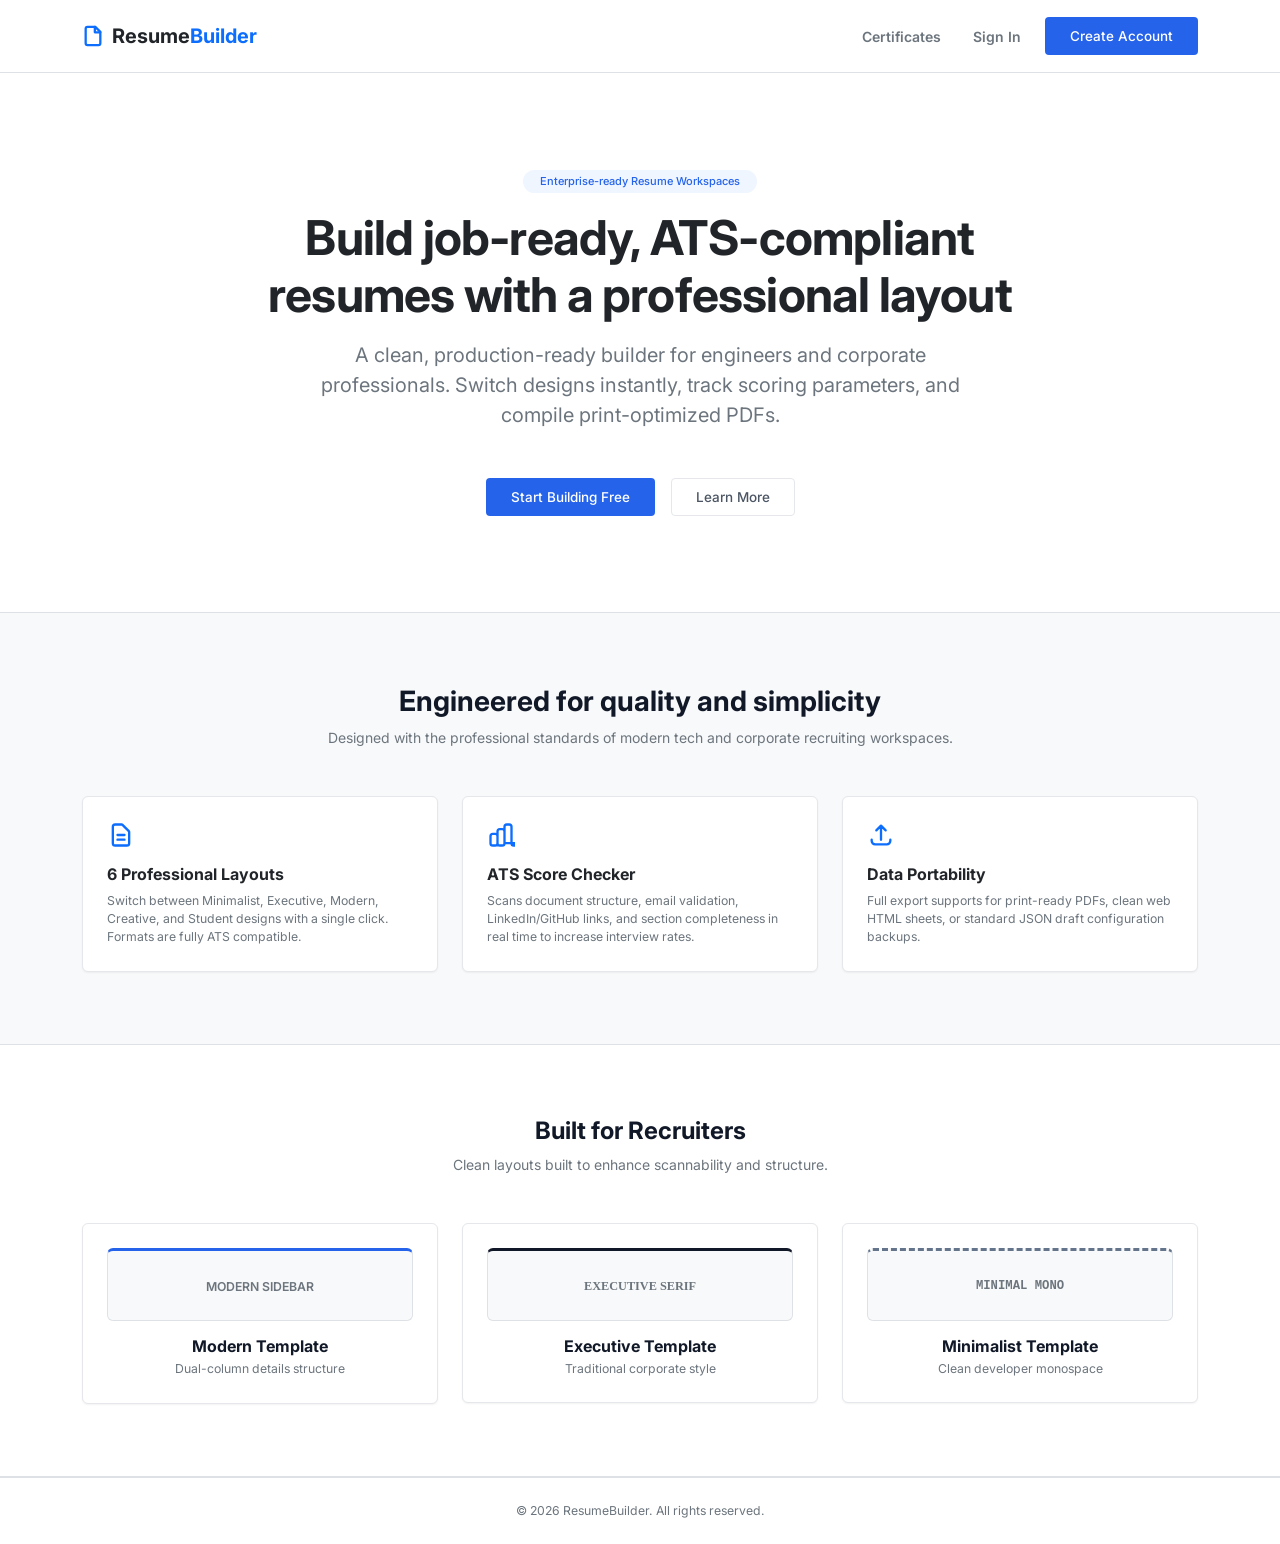
<file: index.html>
<!DOCTYPE html>
<html lang="en">
<head>
    <meta charset="UTF-8">
    <meta name="viewport" content="width=device-width, initial-scale=1.0">
    <title>ATS-Friendly Professional Resume Builder & Certificate Generator</title>
    
    <!-- SEO Meta Tags -->
    <meta name="description" content="Build job-ready, ATS-compliant professional resumes and certificates. Choose from premium templates, edit in real-time, and download print-ready PDFs.">
    <meta name="keywords" content="resume builder, CV builder, ATS friendly resume, professional resume templates, certificate builder, build resume online, job application CV, print-ready PDF CV">
    <meta name="author" content="Nagesh Methre">
    <meta name="robots" content="index, follow">
    <link rel="canonical" href="https://resume.bulider.stream-in.app/">

    <!-- Open Graph / Facebook -->
    <meta property="og:type" content="website">
    <meta property="og:url" content="https://resume.bulider.stream-in.app/">
    <meta property="og:title" content="ATS-Friendly Professional Resume Builder & Certificate Generator">
    <meta property="og:description" content="Create job-winning resumes and premium certificates. Choose premium layouts, track ATS compliance, and download PDFs in one click.">
    <meta property="og:image" content="https://resume.bulider.stream-in.app/css/og-preview.png">

    <!-- Twitter Card -->
    <meta name="twitter:card" content="summary_large_image">
    <meta name="twitter:url" content="https://resume.bulider.stream-in.app/">
    <meta name="twitter:title" content="ATS-Friendly Professional Resume Builder & Certificate Generator">
    <meta name="twitter:description" content="Create job-winning resumes and premium certificates. Choose premium layouts, track ATS compliance, and download PDFs in one click.">
    <meta name="twitter:image" content="https://resume.bulider.stream-in.app/css/og-preview.png">

    <!-- JSON-LD Schema Markup -->
    <script type="application/ld+json">
    {
      "@context": "https://schema.org",
      "@graph": [
        {
          "@type": "Organization",
          "@id": "https://resume.bulider.stream-in.app/#organization",
          "name": "Resume Builder",
          "url": "https://resume.bulider.stream-in.app",
          "sameAs": [
            "https://github.com/nageshmethre",
            "https://linkedin.com/in/nageshmethre"
          ]
        },
        {
          "@type": "WebSite",
          "@id": "https://resume.bulider.stream-in.app/#website",
          "url": "https://resume.bulider.stream-in.app",
          "name": "Resume Builder & Certificate Generator",
          "publisher": {
            "@id": "https://resume.bulider.stream-in.app/#organization"
          }
        },
        {
          "@type": "SoftwareApplication",
          "@id": "https://resume.bulider.stream-in.app/#software",
          "name": "Resume Builder",
          "url": "https://resume.bulider.stream-in.app",
          "publisher": {
            "@id": "https://resume.bulider.stream-in.app/#organization"
          },
          "applicationCategory": "DesignApplication",
          "operatingSystem": "All",
          "offers": {
            "@type": "Offer",
            "price": "0.00",
            "priceCurrency": "USD"
          }
        }
      ]
    }
    </script>

    <!-- Google Fonts & Bootstrap 5 -->
    <link href="https://fonts.googleapis.com/css2?family=Inter:wght@400;500;600;700;800&display=swap" rel="stylesheet">
    <link href="https://cdn.jsdelivr.net/npm/bootstrap@5.3.2/dist/css/bootstrap.min.css" rel="stylesheet">
    <link href="/css/style.css" rel="stylesheet">
</head>
<body class="bg-light">

    <!-- Top Navigation Header -->
    <nav class="navbar navbar-expand-lg navbar-light bg-white border-bottom py-3 sticky-top">
        <div class="container">
            <a class="navbar-brand fw-bold d-flex align-items-center text-dark" href="/">
                <svg class="text-primary me-2" xmlns="http://www.w3.org/2000/svg" width="22" height="22" viewBox="0 0 24 24" fill="none" stroke="currentColor" stroke-width="2.5" stroke-linecap="round" stroke-linejoin="round"><path d="M14.5 2H6a2 2 0 0 0-2 2v16a2 2 0 0 0 2 2h12a2 2 0 0 0 2-2V7.5L14.5 2z"/><polyline points="14 2 14 8 20 8"/></svg>
                Resume<span class="text-primary">Builder</span>
            </a>
            
            <div class="d-flex align-items-center gap-3">
                <div class="d-none d-md-block">
                    <ul class="navbar-nav align-items-center" id="nav-auth-links">
                        <li class="nav-item"><a class="nav-link fw-semibold text-secondary me-3" href="/certificate/index.html">Certificates</a></li>
                        <li class="nav-item"><a class="nav-link fw-semibold text-secondary" href="/login.html">Sign In</a></li>
                    </ul>
                </div>
                <a class="btn-flat btn-flat-primary px-4 py-2" href="/register.html" id="nav-cta">Create Account</a>
            </div>
        </div>
    </nav>

    <!-- Professional Hero Area -->
    <section class="bg-white border-bottom py-5 text-center">
        <div class="container py-5" style="max-width: 800px;">
            <span class="pill-badge pill-brand px-3 py-1.5 mb-3">Enterprise-ready Resume Workspaces</span>
            <h1 class="display-5 fw-bold text-dark mb-3" style="letter-spacing: -0.8px;">Build job-ready, ATS-compliant resumes with a professional layout</h1>
            <p class="text-secondary fs-5 mb-5 px-md-5">A clean, production-ready builder for engineers and corporate professionals. Switch designs instantly, track scoring parameters, and compile print-optimized PDFs.</p>
            <div class="d-flex justify-content-center gap-3 flex-wrap">
                <a href="/login.html" id="hero-cta" class="btn-flat btn-flat-primary px-4 py-2.5">Start Building Free</a>
                <a href="#features" class="btn-flat btn-flat-outline px-4 py-2.5">Learn More</a>
            </div>
        </div>
    </section>

    <!-- Feature Grid Section -->
    <section id="features" class="container my-5 py-4">
        <div class="text-center mb-5">
            <h3 class="fw-bold">Engineered for quality and simplicity</h3>
            <p class="text-secondary">Designed with the professional standards of modern tech and corporate recruiting workspaces.</p>
        </div>

        <div class="row g-4">
            <div class="col-md-4">
                <div class="card-flat h-100">
                    <div class="mb-3 text-primary">
                        <svg xmlns="http://www.w3.org/2000/svg" width="28" height="28" fill="none" stroke="currentColor" stroke-width="2" viewBox="0 0 24 24"><path stroke-linecap="round" stroke-linejoin="round" d="M9 12h6m-6 4h6m2 5H7a2 2 0 0 1-2-2V5a2 2 0 0 1 2-2h5.586a1 1 0 0 1 .707.293l5.414 5.414a1 1 0 0 1 .293.707V19a2 2 0 0 1-2 2z"/></svg>
                    </div>
                    <h6 class="fw-bold text-dark mb-2">6 Professional Layouts</h6>
                    <p class="text-secondary small mb-0">Switch between Minimalist, Executive, Modern, Creative, and Student designs with a single click. Formats are fully ATS compatible.</p>
                </div>
            </div>
            <div class="col-md-4">
                <div class="card-flat h-100">
                    <div class="mb-3 text-primary">
                        <svg xmlns="http://www.w3.org/2000/svg" width="28" height="28" fill="none" stroke="currentColor" stroke-width="2" viewBox="0 0 24 24"><path stroke-linecap="round" stroke-linejoin="round" d="M9 19v-6a2 2 0 00-2-2H5a2 2 0 00-2 2v6a2 2 0 002 2h2a2 2 0 002-2zm0 0V9a2 2 0 012-2h2a2 2 0 012 2v10m-6 0a2 2 0 002 2h2a2 2 0 002-2m0 0V5a2 2 0 012-2h2a2 2 0 012 2v14a2 2 0 002 2h2a2 2 0 002-2z"/></svg>
                    </div>
                    <h6 class="fw-bold text-dark mb-2">ATS Score Checker</h6>
                    <p class="text-secondary small mb-0">Scans document structure, email validation, LinkedIn/GitHub links, and section completeness in real time to increase interview rates.</p>
                </div>
            </div>
            <div class="col-md-4">
                <div class="card-flat h-100">
                    <div class="mb-3 text-primary">
                        <svg xmlns="http://www.w3.org/2000/svg" width="28" height="28" fill="none" stroke="currentColor" stroke-width="2" viewBox="0 0 24 24"><path stroke-linecap="round" stroke-linejoin="round" d="M4 16v1a3 3 0 003 3h10a3 3 0 003-3v-1m-4-8l-4-4m0 0L8 8m4-4v12"/></svg>
                    </div>
                    <h6 class="fw-bold text-dark mb-2">Data Portability</h6>
                    <p class="text-secondary small mb-0">Full export supports for print-ready PDFs, clean web HTML sheets, or standard JSON draft configuration backups.</p>
                </div>
            </div>
        </div>
    </section>

    <!-- Templates Showcase Section -->
    <section class="bg-white border-top border-bottom py-5">
        <div class="container my-4">
            <div class="text-center mb-5">
                <h4 class="fw-bold">Built for Recruiters</h4>
                <p class="text-secondary">Clean layouts built to enhance scannability and structure.</p>
            </div>
            
            <div class="row g-4 justify-content-center">
                <div class="col-md-4">
                    <div class="card-flat p-4 text-center">
                        <div class="border rounded bg-light py-4 mb-3" style="font-family:'Inter'; border-top: 3px solid var(--brand-primary) !important;">
                            <span class="small fw-semibold text-secondary">MODERN SIDEBAR</span>
                        </div>
                        <h6 class="fw-bold mb-1">Modern Template</h5>
                        <p class="small text-secondary mb-0">Dual-column details structure</p>
                    </div>
                </div>
                <div class="col-md-4">
                    <div class="card-flat p-4 text-center">
                        <div class="border rounded bg-light py-4 mb-3" style="font-family:Georgia, serif; border-top: 3px solid #111827 !important;">
                            <span class="small fw-semibold text-secondary">EXECUTIVE SERIF</span>
                        </div>
                        <h6 class="fw-bold mb-1">Executive Template</h5>
                        <p class="small text-secondary mb-0">Traditional corporate style</p>
                    </div>
                </div>
                <div class="col-md-4">
                    <div class="card-flat p-4 text-center">
                        <div class="border rounded bg-light py-4 mb-3" style="font-family:monospace; border-top: 3px dashed #64748b !important;">
                            <span class="small fw-semibold text-secondary">MINIMAL MONO</span>
                        </div>
                        <h6 class="fw-bold mb-1">Minimalist Template</h5>
                        <p class="small text-secondary mb-0">Clean developer monospace</p>
                    </div>
                </div>
            </div>
        </div>
    </section>

    <!-- Footer -->
    <footer class="bg-white border-top py-4 text-center">
        <div class="container">
            <p class="text-secondary small mb-0">&copy; 2026 ResumeBuilder. All rights reserved.</p>
        </div>
    </footer>

    <!-- Theme Logic & Navigation links -->
    <script>
        document.addEventListener('DOMContentLoaded', () => {
            const token = localStorage.getItem('token');
            if (token) {
                const navLinks = document.getElementById('nav-auth-links');
                const heroCta = document.getElementById('hero-cta');
                const navCta = document.getElementById('nav-cta');
                
                navLinks.innerHTML = `
                    <li class="nav-item"><a class="nav-link fw-semibold text-secondary me-3" href="/certificate/index.html">Certificates</a></li>
                    <li class="nav-item"><a class="nav-link fw-semibold text-secondary" href="/dashboard.html">Dashboard</a></li>
                    <li class="nav-item ms-3"><a class="nav-link fw-semibold text-danger" href="#" id="logout-btn">Sign Out</a></li>
                `;
                
                if (heroCta) {
                    heroCta.innerText = 'Go to Dashboard';
                    heroCta.setAttribute('href', '/dashboard.html');
                }
                if (navCta) {
                    navCta.innerText = 'Go to Dashboard';
                    navCta.setAttribute('href', '/dashboard.html');
                }
                
                document.getElementById('logout-btn').addEventListener('click', (e) => {
                    e.preventDefault();
                    localStorage.clear();
                    window.location.reload();
                });
            }
        });
    </script>
</body>
</html>
</file>
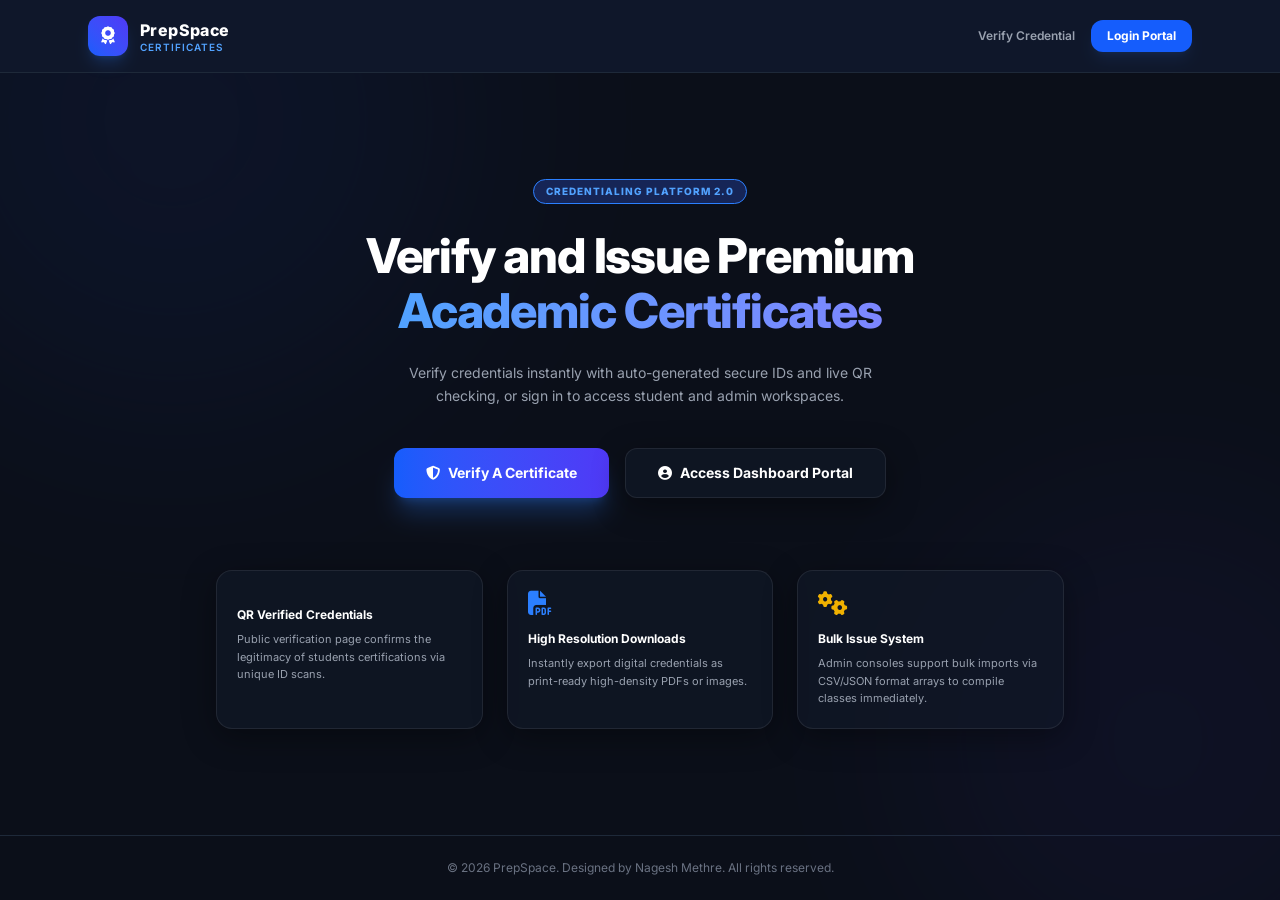
<file: certificate/index.html>
<!doctype html>
<html lang="en">
  <head>
    <meta charset="UTF-8" />
    <link rel="icon" type="image/svg+xml" href="/certificate/favicon.svg" />
    <meta name="viewport" content="width=device-width, initial-scale=1.0" />
    <title>PrepSpace - Enterprise Certificate System</title>
    <!-- Google Fonts -->
    <link rel="preconnect" href="https://fonts.googleapis.com">
    <link rel="preconnect" href="https://fonts.gstatic.com" crossorigin>
    <!-- FontAwesome Icons -->
    <link href="https://cdnjs.cloudflare.com/ajax/libs/font-awesome/6.4.0/css/all.min.css" rel="stylesheet">
    <script type="module" crossorigin src="/certificate/assets/index-d5uFEAy1.js"></script>
    <link rel="stylesheet" crossorigin href="/certificate/assets/index-CxenXPac.css">
  </head>
  <body>
    <div id="root"></div>
  </body>
</html>
</file>
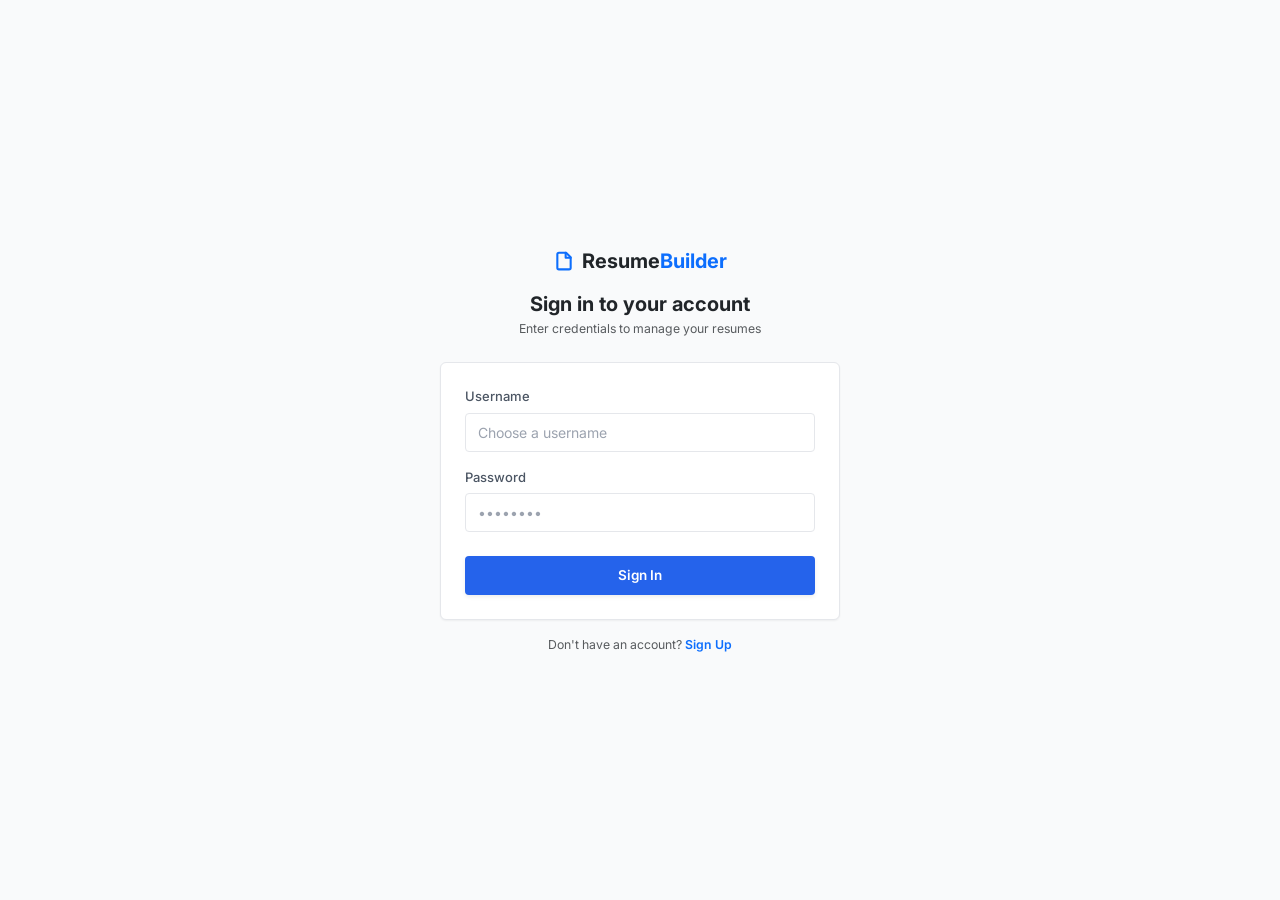
<file: admin.html>
<!DOCTYPE html>
<html lang="en">
<head>
    <meta charset="UTF-8">
    <meta name="viewport" content="width=device-width, initial-scale=1.0">
    <title>Admin Dashboard - Resume Builder</title>
    <!-- Google Fonts & Bootstrap 5 -->
    <link href="https://fonts.googleapis.com/css2?family=Inter:wght@400;500;600;700&display=swap" rel="stylesheet">
    <link href="https://cdn.jsdelivr.net/npm/bootstrap@5.3.2/dist/css/bootstrap.min.css" rel="stylesheet">
    <link href="/css/style.css" rel="stylesheet">
    <style>
        .card-stat {
            background-color: var(--bg-surface);
            border: 1px solid var(--border-color);
            border-radius: 8px;
            padding: 24px;
            box-shadow: 0 1px 3px rgba(0,0,0,0.05);
            transition: all 0.2s ease-in-out;
        }
        .card-stat:hover {
            transform: translateY(-2px);
            box-shadow: 0 4px 6px rgba(0,0,0,0.05);
            border-color: var(--border-hover);
        }
    </style>
</head>
<body class="bg-light">

    <div class="app-wrapper">
        
        <!-- Collapsible Left Sidebar -->
        <aside class="app-sidebar" id="sidebar">
            <div class="sidebar-brand">
                <svg class="text-danger" xmlns="http://www.w3.org/2000/svg" width="20" height="20" viewBox="0 0 24 24" fill="none" stroke="currentColor" stroke-width="2.5" stroke-linecap="round" stroke-linejoin="round"><path d="M12 2L2 7l10 5 10-5-10-5zM2 17l10 5 10-5M2 12l10 5 10-5"/></svg>
                <span class="sidebar-brand-text text-danger fw-bold">Admin Console</span>
            </div>
            
            <ul class="sidebar-menu">
                <li class="sidebar-item">
                    <a class="sidebar-link" href="/dashboard.html">
                        <svg xmlns="http://www.w3.org/2000/svg" width="16" height="16" fill="none" stroke="currentColor" stroke-width="2" viewBox="0 0 24 24"><path stroke-linecap="round" stroke-linejoin="round" d="M3 12l2-2m0 0l7-7 7 7M5 10v10a1 1 0 001 1h3m10-11l2 2m-2-2v10a1 1 0 01-1 1h-3m-6 0a1 1 0 001-1v-4a1 1 0 011-1h2a1 1 0 011 1v4a1 1 0 001 1m-6 0h6"/></svg>
                        <span class="sidebar-link-text">User Console</span>
                    </a>
                </li>
                <li class="sidebar-item">
                    <a class="sidebar-link" href="/certificate/index.html">
                        <svg xmlns="http://www.w3.org/2000/svg" width="16" height="16" fill="none" stroke="currentColor" stroke-width="2" viewBox="0 0 24 24"><path stroke-linecap="round" stroke-linejoin="round" d="M12 14l9-5-9-5-9 5 9 5zm0 0l6.16-3.422a12.083 12.083 0 01.665 6.479L12 21l-6.825-4a12.083 12.083 0 01.665-6.479L12 14z"/></svg>
                        <span class="sidebar-link-text">Certificates</span>
                    </a>
                </li>
                <li class="sidebar-item">
                    <a class="sidebar-link active" href="/admin.html">
                        <svg xmlns="http://www.w3.org/2000/svg" width="16" height="16" fill="none" stroke="currentColor" stroke-width="2" viewBox="0 0 24 24"><path stroke-linecap="round" stroke-linejoin="round" d="M12 6V4m0 2a2 2 0 100 4m0-4a2 2 0 110 4m-6 8a2 2 0 100-4m0 4a2 2 0 110-4m0 4v2m0-6V4m6 6v10m6-2a2 2 0 100-4m0 4a2 2 0 110-4m0 4v2m0-6V4"/></svg>
                        <span class="sidebar-link-text">Admin Panel</span>
                    </a>
                </li>
            </ul>

            <div class="sidebar-footer">
                <button class="btn-flat btn-flat-outline btn-sm w-100 py-1.5" id="sidebar-toggle-btn">
                    <span class="sidebar-link-text">Collapse Menu</span>
                </button>
            </div>
        </aside>

        <!-- Right Main Panel Container -->
        <main class="app-container">
            
            <!-- Topbar Navigation -->
            <header class="app-header">
                <div class="breadcrumb-container">
                    <span class="text-muted">Home</span>
                    <span class="breadcrumb-separator">/</span>
                    <span class="fw-medium">Admin Panel</span>
                </div>
                
                <div class="header-actions">
                    <div class="d-flex align-items-center gap-2">
                        <div class="avatar-initials bg-danger text-white" id="user-avatar">A</div>
                        <span class="text-secondary small fw-medium d-none d-sm-inline" id="user-greeting">Welcome, Admin</span>
                    </div>
                    <button class="btn-flat btn-flat-outline py-1.5 px-3 btn-sm text-danger border-0" id="logout-btn">Sign Out</button>
                </div>
            </header>

            <!-- Content Area -->
            <div class="p-4" style="flex-grow: 1; overflow-y: auto;">
                <div class="row align-items-center g-3 mb-4">
                    <div class="col">
                        <h4 class="fw-bold text-dark mb-1">System Management</h4>
                        <p class="text-secondary small mb-0">Track platform users, monitor document counts, and manage registrations</p>
                    </div>
                </div>

                <!-- Admin Alert Message Box -->
                <div class="alert alert-danger d-none" id="alert-box"></div>
                <div class="alert alert-success d-none" id="success-box"></div>

                <!-- Stats Dashboard Cards -->
                <div class="row g-4 mb-4">
                    <div class="col-md-6 col-lg-3">
                        <div class="card-stat">
                            <div class="text-secondary small fw-medium mb-1">Total Registered Users</div>
                            <div class="fs-2 fw-bold text-dark" id="stat-users">0</div>
                        </div>
                    </div>
                    <div class="col-md-6 col-lg-3">
                        <div class="card-stat">
                            <div class="text-secondary small fw-medium mb-1">Total Resumes Compiled</div>
                            <div class="fs-2 fw-bold text-dark" id="stat-resumes">0</div>
                        </div>
                    </div>
                </div>

                <!-- Platform Users List Table -->
                <div class="card border border-light-subtle shadow-sm">
                    <div class="card-header bg-white border-bottom border-light-subtle py-3">
                        <h5 class="fw-bold text-dark mb-0 fs-6">User Registry</h5>
                    </div>
                    <div class="table-responsive">
                        <table class="table table-hover align-middle mb-0" style="min-width: 800px;">
                            <thead class="table-light">
                                <tr>
                                    <th>User ID</th>
                                    <th>Username</th>
                                    <th>Email Address</th>
                                    <th>Assigned Roles</th>
                                    <th>Resumes Created</th>
                                    <th style="text-align:right; padding-right: 24px;">Actions</th>
                                </tr>
                            </thead>
                            <tbody id="users-table-body">
                                <tr>
                                    <td colspan="6" class="text-center py-5 text-secondary">Loading system users...</td>
                                </tr>
                            </tbody>
                        </table>
                    </div>
                </div>
            </div>
        </main>
    </div>

    <!-- Bootstrap & Admin Script -->
    <script src="https://cdn.jsdelivr.net/npm/bootstrap@5.3.2/dist/js/bootstrap.bundle.min.js"></script>
    <script src="/js/admin.js"></script>
</body>
</html>
</file>
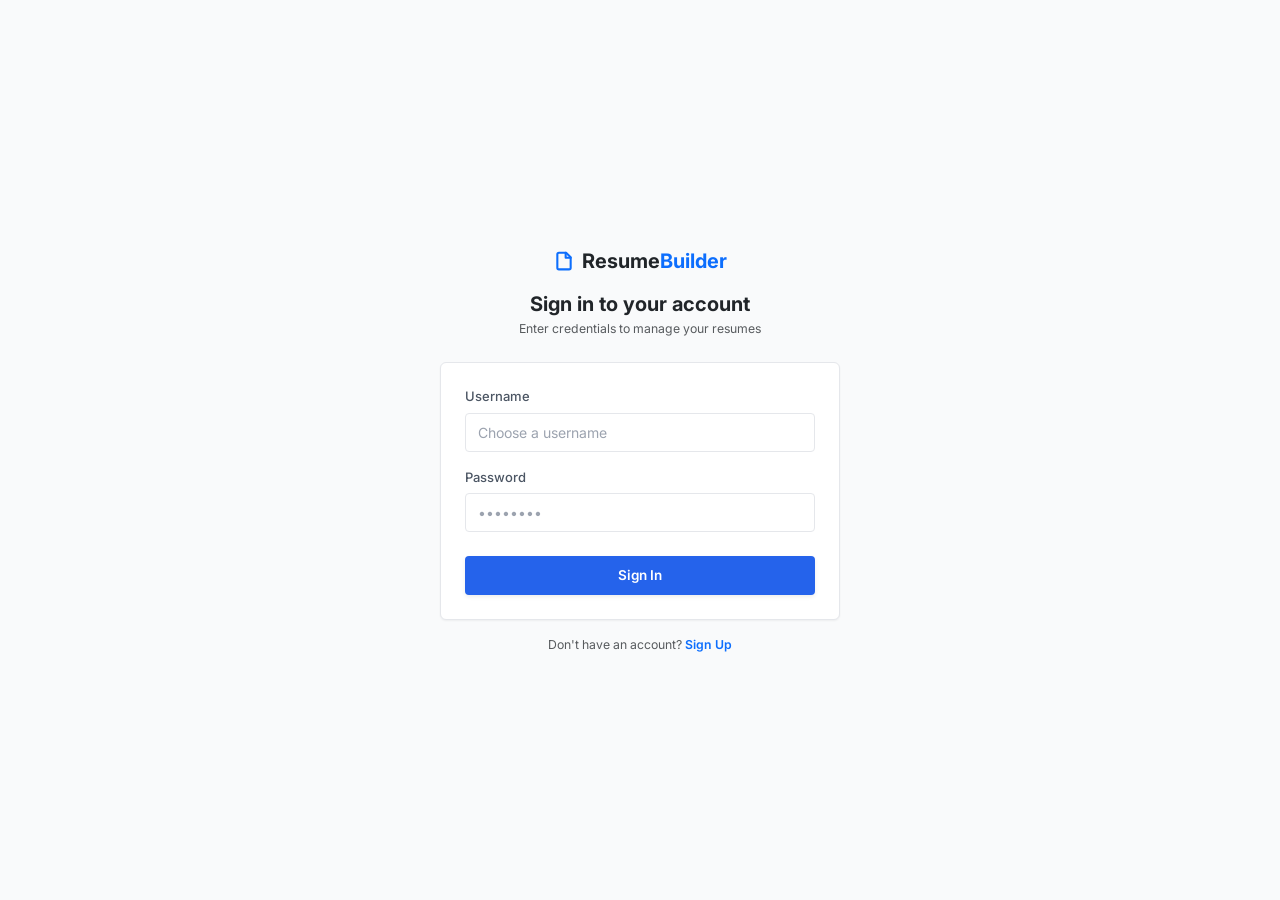
<file: builder.html>
<!DOCTYPE html>
<html lang="en">
<head>
    <meta charset="UTF-8">
    <meta name="viewport" content="width=device-width, initial-scale=1.0">
    <title>Resume Workspace - Resume Builder</title>
    <!-- Google Fonts & Bootstrap 5 -->
    <link href="https://fonts.googleapis.com/css2?family=Inter:wght@400;500;600;700&family=Playfair+Display:ital,wght@0,600;1,600&family=JetBrains+Mono:wght@500;700&display=swap" rel="stylesheet">
    <link href="https://cdn.jsdelivr.net/npm/bootstrap@5.3.2/dist/css/bootstrap.min.css" rel="stylesheet">
    <link href="/css/style.css" rel="stylesheet">
    <style>
        .workspace-layout {
            display: flex;
            height: calc(100vh - var(--header-height));
            overflow: hidden;
        }
        .center-editor-pane {
            flex-grow: 1;
            overflow-y: auto;
            padding: 24px;
            background-color: var(--bg-surface);
        }
    </style>
</head>
<body class="bg-light">

    <!-- Sticky Header Topbar -->
    <header class="app-header">
        <div class="d-flex align-items-center gap-2">
            <a class="btn-flat btn-flat-outline py-1.5 px-3 btn-sm" href="/dashboard.html" style="font-size:12.5px;">
                « Dashboard
            </a>
            <a class="btn-flat btn-flat-outline py-1.5 px-3 btn-sm d-none" id="admin-back-btn" href="/admin.html" style="font-size:12.5px; border-color: #dc3545; color: #dc3545;">
                Admin Panel
            </a>
            <input type="text" class="fw-bold text-dark border-0 p-0 fs-6 bg-transparent" style="max-width: 200px; outline:none;" id="title" value="My Software Developer Resume" required>
        </div>
        
        <div class="d-flex align-items-center gap-2">
            <span class="text-secondary small me-2" id="autosave-indicator" style="font-size:12.5px;">
                Auto-saved
            </span>
            <button class="btn-flat btn-flat-secondary py-1.5 px-3 btn-sm" id="save-btn">Save Draft</button>
            <button class="btn-flat btn-flat-primary py-1.5 px-3 btn-sm" id="pdf-btn">Download PDF</button>
        </div>
    </header>

    <!-- 3-Panel Workspace Layout -->
    <div class="workspace-layout">
        
        <!-- Left Panel: Sidebar Section Nav -->
        <aside class="wizard-sidebar">
            <a href="#" class="wizard-step-link active" data-section="personal-sec">
                Contact details
            </a>
            <a href="#" class="wizard-step-link" data-section="summary-sec">
                Professional Summary
            </a>
            <a href="#" class="wizard-step-link" data-section="skills-sec">
                Technical Skills
            </a>
            <a href="#" class="wizard-step-link" data-section="experience-sec">
                Work Experience
            </a>
            <a href="#" class="wizard-step-link" data-section="projects-sec">
                Key Projects
            </a>
            <a href="#" class="wizard-step-link" data-section="education-sec">
                Education History
            </a>
            <a href="#" class="wizard-step-link" data-section="extra-sec">
                Extra Sections
            </a>
            <a href="#" class="wizard-step-link" data-section="customize-sec">
                Style Customizer
            </a>
            <a href="#" class="wizard-step-link" data-section="ai-sec">
                AI Assist & ATS
            </a>
        </aside>

        <!-- Center Panel: Active Form Editor Area -->
        <main class="center-editor-pane">
            <div style="max-width: 600px; margin: 0 auto;">
                
                <div id="alert-box" class="alert alert-danger d-none py-2.5 px-4 mb-4 small border-0 text-danger bg-danger-subtle" role="alert"></div>
                <div id="success-box" class="alert alert-success d-none py-2.5 px-4 mb-4 small border-0 text-success bg-success-subtle" role="alert"></div>

                <!-- 1. PERSONAL INFORMATION -->
                <div class="wizard-card" id="personal-sec">
                    <h5 class="fw-bold text-dark mb-4">Contact Details</h5>
                    <div class="row g-3">
                        <div class="col-sm-6">
                            <label for="firstName" class="form-label-flat">First Name</label>
                            <input type="text" class="form-input-flat" id="firstName" required placeholder="John">
                        </div>
                        <div class="col-sm-6">
                            <label for="lastName" class="form-label-flat">Last Name</label>
                            <input type="text" class="form-input-flat" id="lastName" required placeholder="Doe">
                        </div>
                        <div class="col-12">
                            <label for="headline" class="form-label-flat">Professional Headline</label>
                            <input type="text" class="form-input-flat" id="headline" placeholder="E.g., Senior Full Stack Dev">
                        </div>
                        <div class="col-sm-8">
                            <label for="email" class="form-label-flat">Email Address</label>
                            <input type="email" class="form-input-flat" id="email" required placeholder="john.doe@example.com">
                        </div>
                        <div class="col-sm-4">
                            <label for="phone" class="form-label-flat">Phone Number</label>
                            <input type="text" class="form-input-flat" id="phone" placeholder="+1 (555) 0192">
                        </div>
                        <div class="col-12">
                            <label for="address" class="form-label-flat">Address</label>
                            <input type="text" class="form-input-flat" id="address" placeholder="123 Science Park Road">
                        </div>
                        <div class="col-sm-6">
                            <label for="city" class="form-label-flat">City / State</label>
                            <input type="text" class="form-input-flat" id="city" placeholder="San Jose">
                        </div>
                        <div class="col-sm-6">
                            <label for="country" class="form-label-flat">Country</label>
                            <input type="text" class="form-input-flat" id="country" placeholder="United States">
                        </div>
                        <div class="col-sm-6">
                            <label for="dob" class="form-label-flat">Date of Birth</label>
                            <input type="text" class="form-input-flat" id="dob" placeholder="E.g. Oct 12, 1995">
                        </div>
                        
                        <div class="col-12 my-3"><hr class="text-muted"></div>
                        <h6 class="fw-bold text-dark mb-2">Social & Links</h6>
                        
                        <div class="col-sm-6">
                            <label for="linkedin" class="form-label-flat">LinkedIn Profile URL</label>
                            <input type="text" class="form-input-flat" id="linkedin" placeholder="linkedin.com/in/username">
                        </div>
                        <div class="col-sm-6">
                            <label for="github" class="form-label-flat">GitHub Profile URL</label>
                            <input type="text" class="form-input-flat" id="github" placeholder="github.com/username">
                        </div>
                        <div class="col-sm-6">
                            <label for="portfolio" class="form-label-flat">Portfolio Website</label>
                            <input type="text" class="form-input-flat" id="portfolio" placeholder="myportfolio.dev">
                        </div>
                        <div class="col-sm-6">
                            <label for="website" class="form-label-flat">Personal Website</label>
                            <input type="text" class="form-input-flat" id="website" placeholder="myblog.com">
                        </div>
                    </div>
                </div>

                <!-- 2. PROFESSIONAL SUMMARY -->
                <div class="wizard-card d-none" id="summary-sec">
                    <div class="d-flex align-items-center justify-content-between mb-3">
                        <h5 class="fw-bold text-dark mb-0">Professional Summary</h5>
                        <span class="text-muted small" id="summary-char-counter">0 chars</span>
                    </div>
                    <div class="form-group-flat mb-3">
                        <textarea class="form-input-flat" id="summary" rows="7" placeholder="Write a short statement introducing your background, strengths, and goals..."></textarea>
                    </div>
                    <div class="d-flex gap-2">
                        <button type="button" class="btn-flat btn-flat-secondary btn-sm btn-ai-suggest-summary">Generate Summary</button>
                        <button type="button" class="btn-flat btn-flat-outline btn-sm btn-ai-optimize-summary">Keyword Optimize</button>
                    </div>
                </div>

                <!-- 3. TECHNICAL SKILLS -->
                <div class="wizard-card d-none" id="skills-sec">
                    <div class="d-flex align-items-center justify-content-between mb-4">
                        <h5 class="fw-bold text-dark mb-0">Technical Skills</h5>
                        <button type="button" class="btn-add-action" id="add-skill-btn">+ Add Skill</button>
                    </div>
                    <div id="skills-list" class="row g-2 mb-4">
                        <!-- Skills items injected -->
                    </div>
                    <div class="d-flex gap-2">
                        <button type="button" class="btn-flat btn-flat-secondary btn-sm btn-ai-suggest-skills">Recommends Technical Skills</button>
                    </div>
                </div>

                <!-- 4. WORK EXPERIENCE -->
                <div class="wizard-card d-none" id="experience-sec">
                    <div class="d-flex align-items-center justify-content-between mb-4">
                        <h5 class="fw-bold text-dark mb-0">Work History</h5>
                        <button type="button" class="btn-add-action" id="add-exp-btn">+ Add Experience</button>
                    </div>
                    <div id="experience-list" class="grid-gap-24 mb-4">
                        <!-- Experience items injected -->
                    </div>
                </div>

                <!-- 5. KEY PROJECTS -->
                <div class="wizard-card d-none" id="projects-sec">
                    <div class="d-flex align-items-center justify-content-between mb-4">
                        <h5 class="fw-bold text-dark mb-0">Key Projects</h5>
                        <button type="button" class="btn-add-action" id="add-proj-btn">+ Add Project</button>
                    </div>
                    <div id="projects-list" class="grid-gap-24 mb-4">
                        <!-- Project items injected -->
                    </div>
                </div>

                <!-- 6. EDUCATION HISTORY -->
                <div class="wizard-card d-none" id="education-sec">
                    <div class="d-flex align-items-center justify-content-between mb-4">
                        <h5 class="fw-bold text-dark mb-0">Education History</h5>
                        <button type="button" class="btn-add-action" id="add-edu-btn">+ Add Education</button>
                    </div>
                    <div id="education-list" class="grid-gap-24 mb-4">
                        <!-- Education items injected -->
                    </div>
                </div>

                <!-- 7. EXTRA SECTIONS -->
                <div class="wizard-card d-none" id="extra-sec">
                    
                    <!-- Certifications -->
                    <div class="mb-5 border-bottom pb-4">
                        <div class="d-flex align-items-center justify-content-between mb-3">
                            <h6 class="fw-bold text-dark mb-0">Certifications</h6>
                            <button type="button" class="btn-add-action" id="add-cert-btn">+ Add</button>
                        </div>
                        <div id="certifications-list" class="grid-gap-24"></div>
                    </div>

                    <!-- Internships -->
                    <div class="mb-5 border-bottom pb-4">
                        <div class="d-flex align-items-center justify-content-between mb-3">
                            <h6 class="fw-bold text-dark mb-0">Internships</h6>
                            <button type="button" class="btn-add-action" id="add-intern-btn">+ Add</button>
                        </div>
                        <div id="internships-list" class="grid-gap-24"></div>
                    </div>

                    <!-- Publications -->
                    <div class="mb-5 border-bottom pb-4">
                        <div class="d-flex align-items-center justify-content-between mb-3">
                            <h6 class="fw-bold text-dark mb-0">Research Publications</h6>
                            <button type="button" class="btn-add-action" id="add-pub-btn">+ Add</button>
                        </div>
                        <div id="publications-list" class="grid-gap-24"></div>
                    </div>

                    <!-- Workshops -->
                    <div class="mb-5 border-bottom pb-4">
                        <div class="d-flex align-items-center justify-content-between mb-3">
                            <h6 class="fw-bold text-dark mb-0">Workshops</h6>
                            <button type="button" class="btn-add-action" id="add-workshop-btn">+ Add</button>
                        </div>
                        <div id="workshops-list" class="row g-2"></div>
                    </div>

                    <!-- Coding profiles -->
                    <div class="mb-5 border-bottom pb-4">
                        <div class="d-flex align-items-center justify-content-between mb-3">
                            <h6 class="fw-bold text-dark mb-0">Coding Profiles</h6>
                            <button type="button" class="btn-add-action" id="add-coding-btn">+ Add</button>
                        </div>
                        <div id="coding-list" class="row g-2"></div>
                    </div>

                    <!-- Languages -->
                    <div class="mb-5 border-bottom pb-4">
                        <div class="d-flex align-items-center justify-content-between mb-3">
                            <h6 class="fw-bold text-dark mb-0">Languages</h6>
                            <button type="button" class="btn-add-action" id="add-lang-btn">+ Add</button>
                        </div>
                        <div id="languages-list" class="row g-2"></div>
                    </div>

                    <!-- Achievements -->
                    <div class="mb-5 border-bottom pb-4">
                        <div class="d-flex align-items-center justify-content-between mb-3">
                            <h6 class="fw-bold text-dark mb-0">Achievements</h6>
                            <button type="button" class="btn-add-action" id="add-ach-btn">+ Add</button>
                        </div>
                        <div id="achievements-list" class="grid-gap-24"></div>
                    </div>

                    <!-- References -->
                    <div class="mb-5 border-bottom pb-4">
                        <div class="d-flex align-items-center justify-content-between mb-3">
                            <h6 class="fw-bold text-dark mb-0">References</h6>
                            <button type="button" class="btn-add-action" id="add-ref-btn">+ Add</button>
                        </div>
                        <div id="references-list" class="grid-gap-24"></div>
                    </div>

                    <!-- Interests -->
                    <div class="mb-0">
                        <div class="d-flex align-items-center justify-content-between mb-3">
                            <h6 class="fw-bold text-dark mb-0">Interests</h6>
                            <button type="button" class="btn-add-action" id="add-interest-btn">+ Add</button>
                        </div>
                        <div id="interests-list" class="row g-2"></div>
                    </div>

                </div>

                <!-- 8. STYLE CUSTOMIZER -->
                <div class="wizard-card d-none" id="customize-sec">
                    <h5 class="fw-bold text-dark mb-4">Style & Formatting</h5>
                    <div class="row g-3">
                        <div class="col-sm-6">
                            <label for="template-select" class="form-label-flat">Active Layout</label>
                            <select class="form-input-flat" id="template-select">
                                <option value="classic">Classic Minimalist</option>
                                <option value="modern">Modern Sidebar</option>
                                <option value="professional">Professional</option>
                                <option value="creative">Creative Splash</option>
                                <option value="executive">Executive Serif</option>
                                <option value="minimal">Minimal Monospace</option>
                                <option value="compact">Compact & Dense</option>
                                <option value="left-border">Left Accent Bar</option>
                                <option value="bold-header">Bold Color Banner</option>
                                <option value="academic">Extended Academic</option>
                                <option value="elegant">Centered Serif</option>
                                <option value="developer">Developer Monospace</option>
                            </select>
                        </div>
                        <div class="col-sm-6">
                            <label for="font-select" class="form-label-flat">Typography Font</label>
                            <select class="form-input-flat" id="font-select">
                                <option value="'Inter', sans-serif">Inter (Sans-Serif)</option>
                                <option value="'Poppins', sans-serif">Poppins (Modern Sans)</option>
                                <option value="'Roboto', sans-serif">Roboto (Clean Sans)</option>
                                <option value="'Open Sans', sans-serif">Open Sans (Classic Sans)</option>
                                <option value="'Calibri', sans-serif">Calibri (Elegant Sans)</option>
                                <option value="'Playfair Display', Georgia, serif">Playfair Display (Serif)</option>
                                <option value="'JetBrains Mono', monospace">JetBrains Mono (Monospace)</option>
                            </select>
                        </div>
                        <div class="col-sm-6">
                            <label for="color-picker" class="form-label-flat">Primary Theme Accent Color</label>
                            <div class="d-flex gap-2">
                                <input type="color" class="form-input-flat p-0 border-0" id="color-picker" value="#2563eb" style="width:40px; height:38px;">
                                <input type="text" class="form-input-flat" id="color-text-input" value="#2563eb" style="max-width: 140px;">
                            </div>
                        </div>
                        <div class="col-sm-3">
                            <label for="page-size-select" class="form-label-flat">Page Format</label>
                            <select class="form-input-flat" id="page-size-select">
                                <option value="a4" selected>A4 Size</option>
                                <option value="letter">US Letter</option>
                            </select>
                        </div>
                        <div class="col-sm-3">
                            <label for="max-pages-select" class="form-label-flat">Page Constraint</label>
                            <select class="form-input-flat" id="max-pages-select">
                                <option value="1">Force 1 Page</option>
                                <option value="2" selected>Allow 2 Pages</option>
                            </select>
                        </div>

                        <!-- Advanced Typography Sizes -->
                        <div class="col-sm-4">
                            <label for="font-size-name" class="form-label-flat d-flex justify-content-between">Name Size <span id="val-font-size-name" class="text-secondary small">26px</span></label>
                            <input type="range" class="form-range" id="font-size-name" min="20" max="36" value="26">
                        </div>
                        <div class="col-sm-4">
                            <label for="font-size-heading" class="form-label-flat d-flex justify-content-between">Heading Size <span id="val-font-size-heading" class="text-secondary small">14px</span></label>
                            <input type="range" class="form-range" id="font-size-heading" min="11" max="20" value="14">
                        </div>
                        <div class="col-sm-4">
                            <label for="font-size-body" class="form-label-flat d-flex justify-content-between">Body Size <span id="val-font-size-body" class="text-secondary small">10.5px</span></label>
                            <input type="range" class="form-range" id="font-size-body" min="8" max="15" step="0.5" value="10.5">
                        </div>

                        <!-- Spacing & Margins -->
                        <div class="col-sm-4">
                            <label for="margin-size-slider" class="form-label-flat d-flex justify-content-between">Page Margins <span id="val-margin-size" class="text-secondary small">0.5 in</span></label>
                            <input type="range" class="form-range" id="margin-size-slider" min="0.3" max="1.0" step="0.05" value="0.5">
                        </div>
                        <div class="col-sm-4">
                            <label for="line-height-select" class="form-label-flat">Line Spacing</label>
                            <select class="form-input-flat" id="line-height-select">
                                <option value="1.0">1.0 (Compact)</option>
                                <option value="1.15">1.15 (Standard)</option>
                                <option value="1.25" selected>1.25 (Comfortable)</option>
                                <option value="1.5">1.5 (Loose)</option>
                            </select>
                        </div>
                        <div class="col-sm-4">
                            <label for="section-spacing-slider" class="form-label-flat d-flex justify-content-between">Section Spacing <span id="val-section-spacing" class="text-secondary small">12px</span></label>
                            <input type="range" class="form-range" id="section-spacing-slider" min="4" max="24" step="1" value="12">
                        </div>
                        <div class="col-sm-4">
                            <label for="paragraph-spacing-slider" class="form-label-flat d-flex justify-content-between">Paragraph Spacing <span id="val-paragraph-spacing" class="text-secondary small">4px</span></label>
                            <input type="range" class="form-range" id="paragraph-spacing-slider" min="2" max="12" step="1" value="4">
                        </div>

                        <!-- Dividers -->
                        <div class="col-sm-4">
                            <label for="divider-thickness-slider" class="form-label-flat d-flex justify-content-between">Divider Thickness <span id="val-divider-thickness" class="text-secondary small">1.0px</span></label>
                            <input type="range" class="form-range" id="divider-thickness-slider" min="0.5" max="3.0" step="0.5" value="1.0">
                        </div>
                        <div class="col-sm-4">
                            <label for="divider-color-picker" class="form-label-flat">Divider Color</label>
                            <input type="color" class="form-input-flat p-0 border-0" id="divider-color-picker" value="#d1d5db" style="width:100%; height:38px;">
                        </div>
                        <div class="col-sm-6 d-flex align-items-center gap-2">
                            <input type="checkbox" id="has-dividers-checkbox" checked class="form-check-input" style="width: 20px; height: 20px;">
                            <label for="has-dividers-checkbox" class="form-label-flat mb-0 fs-6">Show Section Divider Lines</label>
                        </div>
                        <div class="col-sm-6">
                            <label for="zoom-slider" class="form-label-flat d-flex justify-content-between">Live Preview Zoom <span id="val-zoom" class="text-secondary small">100%</span></label>
                            <input type="range" class="form-range" id="zoom-slider" min="50" max="150" step="5" value="100">
                        </div>

                        <div class="col-12 my-3"><hr class="text-muted"></div>
                        <h6 class="fw-bold text-dark mb-0">Reorder / Hide Sections</h6>
                        <p class="text-secondary small mb-2">Check box to display section, or use triggers to adjust alignment order.</p>
                        <div class="col-12">
                            <div class="list-group border rounded" id="section-visibility-list" style="border-radius: var(--radius-sm);"></div>
                        </div>
                    </div>
                </div>

                <!-- 9. AI & ATS SCORE -->
                <div class="wizard-card d-none" id="ai-sec">
                    <!-- Progress meter -->
                    <div class="card-flat p-4 mb-4">
                        <div class="row align-items-center">
                            <div class="col-auto">
                                <div class="ats-score-ring" id="ats-score-ring" data-score="50" style="--score: 50;"></div>
                            </div>
                            <div class="col ms-2">
                                <h6 class="fw-bold text-dark mb-1" id="ats-score-title">ATS Check Score</h6>
                                <p class="text-secondary small mb-0" id="ats-score-desc">Calculated based on document structure requirements.</p>
                            </div>
                        </div>
                    </div>

                    <!-- Details list -->
                    <div class="card-flat p-4 mb-4">
                        <h6 class="fw-bold text-dark mb-3">Layout Formatting Findings</h6>
                        <ul class="list-group list-group-flush small" id="ats-suggestions-list">
                            <!-- Injected -->
                        </ul>
                    </div>

                    <!-- Backup / Restore REST API actions -->
                    <div class="card-flat p-4">
                        <h6 class="fw-bold text-dark mb-3">Backup Controls</h6>
                        <div class="row g-2">
                            <div class="col-6">
                                <button class="btn-flat btn-flat-outline btn-sm w-100 py-2" id="btn-export-json">Export JSON</button>
                            </div>
                            <div class="col-6">
                                <button class="btn-flat btn-flat-outline btn-sm w-100 py-2" id="btn-export-html">Export HTML</button>
                            </div>
                            <div class="col-12 mt-3">
                                <label for="import-json-file" class="form-label-flat">Restore from JSON backup file</label>
                                <input class="form-input-flat" type="file" id="import-json-file" accept=".json">
                            </div>
                        </div>
                    </div>
                </div>

            </div>
        </main>

        <!-- Right Panel: Live simulated A4 preview -->
        <aside class="workspace-preview-pane d-none d-lg-block">
            <div class="position-sticky top-0 w-100">
                <!-- Preview quick settings toolbar -->
                <div class="d-flex align-items-center justify-content-between bg-white border p-2 rounded mb-3 mx-auto shadow-sm" style="max-width:210mm; border-radius: var(--radius-sm);">
                    <div class="d-flex align-items-center gap-2">
                        <span class="text-secondary small fw-bold" style="font-size:11px; letter-spacing:0.5px;">LAYOUT:</span>
                        <select class="form-select form-select-sm py-1" style="width: 170px; font-size:12px;" id="quick-template-select">
                            <option value="classic">Classic Minimalist</option>
                            <option value="modern">Modern Sidebar</option>
                            <option value="professional">Professional</option>
                            <option value="creative">Creative Splash</option>
                            <option value="executive">Executive Serif</option>
                            <option value="minimal">Minimal Monospace</option>
                            <option value="compact">Compact & Dense</option>
                            <option value="left-border">Left Accent Bar</option>
                            <option value="bold-header">Bold Color Banner</option>
                            <option value="academic">Extended Academic</option>
                            <option value="elegant">Centered Serif</option>
                            <option value="developer">Developer Monospace</option>
                        </select>
                    </div>
                    <div class="d-flex align-items-center gap-1">
                        <button class="btn btn-sm btn-outline-secondary py-0.5 px-2" id="zoom-out-btn">-</button>
                        <span class="text-secondary small fw-medium" id="zoom-text">100%</span>
                        <button class="btn btn-sm btn-outline-secondary py-0.5 px-2" id="zoom-in-btn">+</button>
                    </div>
                </div>

                <!-- Preview container -->
                <div id="resume-preview-wrapper" style="transform-origin: top center; transition: transform 200ms;">
                    <div class="resume-paper template-classic margin-normal size-medium spacing-normal" id="resume-preview"></div>
                </div>
            </div>
        </aside>

    </div>

    <!-- JS dependencies -->
    <script src="https://cdn.jsdelivr.net/npm/bootstrap@5.3.2/dist/js/bootstrap.bundle.min.js"></script>
    <script src="/js/builder.js"></script>
</body>
</html>
</file>
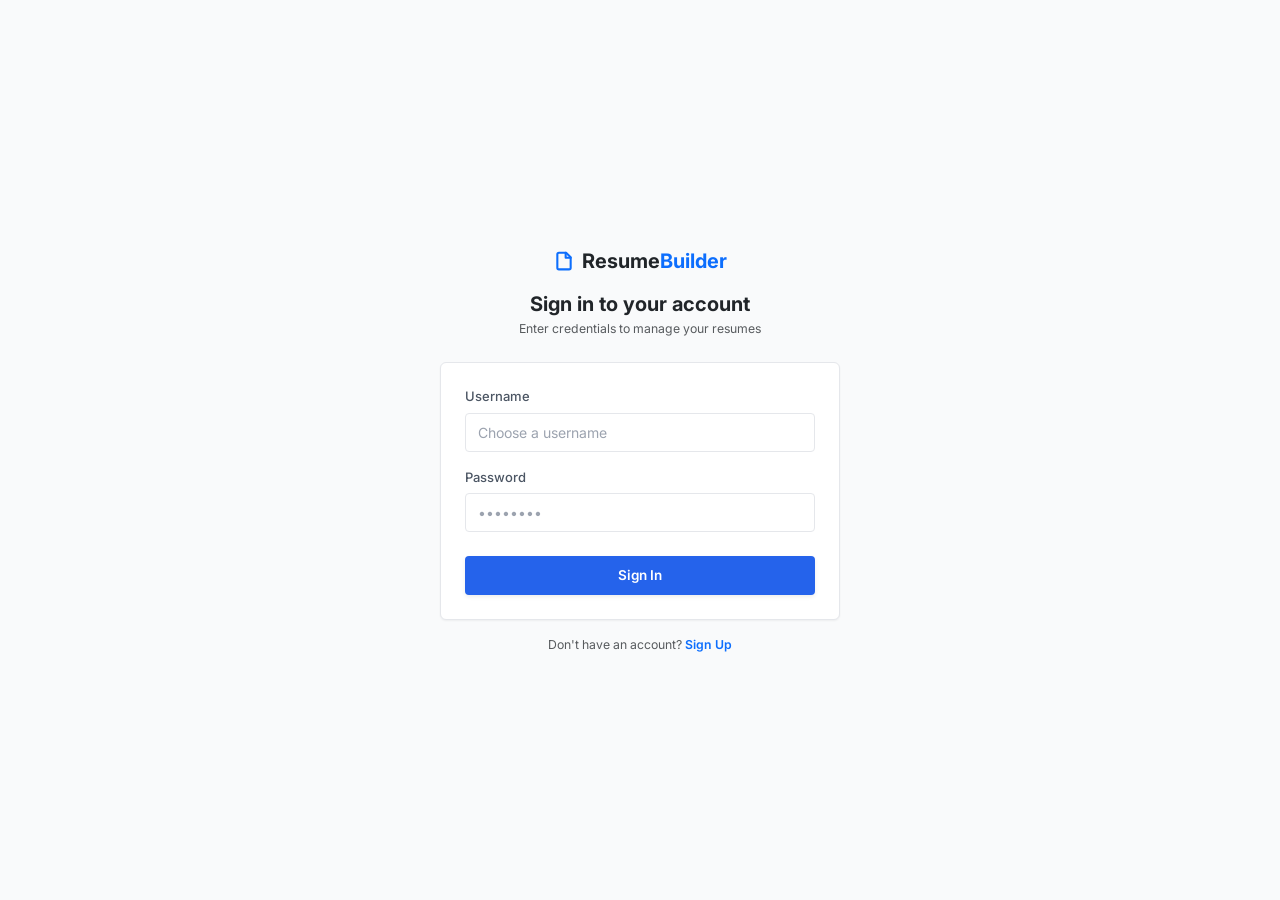
<file: dashboard.html>
<!DOCTYPE html>
<html lang="en">
<head>
    <meta charset="UTF-8">
    <meta name="viewport" content="width=device-width, initial-scale=1.0">
    <title>My Console - Resume Builder</title>
    <!-- Google Fonts & Bootstrap 5 -->
    <link href="https://fonts.googleapis.com/css2?family=Inter:wght@400;500;600;700&display=swap" rel="stylesheet">
    <link href="https://cdn.jsdelivr.net/npm/bootstrap@5.3.2/dist/css/bootstrap.min.css" rel="stylesheet">
    <link href="/css/style.css" rel="stylesheet">
</head>
<body class="bg-light">

    <div class="app-wrapper">
        
        <!-- Collapsible Left Sidebar -->
        <aside class="app-sidebar" id="sidebar">
            <div class="sidebar-brand">
                <svg class="text-primary" xmlns="http://www.w3.org/2000/svg" width="20" height="20" viewBox="0 0 24 24" fill="none" stroke="currentColor" stroke-width="2.5" stroke-linecap="round" stroke-linejoin="round"><path d="M14.5 2H6a2 2 0 0 0-2 2v16a2 2 0 0 0 2 2h12a2 2 0 0 0 2-2V7.5L14.5 2z"/><polyline points="14 2 14 8 20 8"/></svg>
                <span class="sidebar-brand-text">Workspace Console</span>
            </div>
            
            <ul class="sidebar-menu">
                <li class="sidebar-item">
                    <a class="sidebar-link active" href="/dashboard.html">
                        <svg xmlns="http://www.w3.org/2000/svg" width="16" height="16" fill="none" stroke="currentColor" stroke-width="2" viewBox="0 0 24 24"><path stroke-linecap="round" stroke-linejoin="round" d="M3 12l2-2m0 0l7-7 7 7M5 10v10a1 1 0 001 1h3m10-11l2 2m-2-2v10a1 1 0 01-1 1h-3m-6 0a1 1 0 001-1v-4a1 1 0 011-1h2a1 1 0 011 1v4a1 1 0 001 1m-6 0h6"/></svg>
                        <span class="sidebar-link-text">Dashboard</span>
                    </a>
                </li>
                <li class="sidebar-item">
                    <a class="sidebar-link" href="/builder.html">
                        <svg xmlns="http://www.w3.org/2000/svg" width="16" height="16" fill="none" stroke="currentColor" stroke-width="2" viewBox="0 0 24 24"><path stroke-linecap="round" stroke-linejoin="round" d="M12 4v16m8-8H4"/></svg>
                        <span class="sidebar-link-text">Create Resume</span>
                    </a>
                </li>
                <li class="sidebar-item">
                    <a class="sidebar-link" href="/certificate/index.html">
                        <svg xmlns="http://www.w3.org/2000/svg" width="16" height="16" fill="none" stroke="currentColor" stroke-width="2" viewBox="0 0 24 24"><path stroke-linecap="round" stroke-linejoin="round" d="M12 14l9-5-9-5-9 5 9 5zm0 0l6.16-3.422a12.083 12.083 0 01.665 6.479L12 21l-6.825-4a12.083 12.083 0 01.665-6.479L12 14z"/></svg>
                        <span class="sidebar-link-text">Certificates</span>
                    </a>
                </li>
                <li class="sidebar-item d-none" id="admin-menu-item">
                    <a class="sidebar-link" href="/admin.html">
                        <svg xmlns="http://www.w3.org/2000/svg" width="16" height="16" fill="none" stroke="currentColor" stroke-width="2" viewBox="0 0 24 24"><path stroke-linecap="round" stroke-linejoin="round" d="M12 6V4m0 2a2 2 0 100 4m0-4a2 2 0 110 4m-6 8a2 2 0 100-4m0 4a2 2 0 110-4m0 4v2m0-6V4m6 6v10m6-2a2 2 0 100-4m0 4a2 2 0 110-4m0 4v2m0-6V4"/></svg>
                        <span class="sidebar-link-text text-danger">Admin Panel</span>
                    </a>
                </li>
            </ul>

            <div class="sidebar-footer">
                <button class="btn-flat btn-flat-outline btn-sm w-100 py-1.5" id="sidebar-toggle-btn">
                    <span class="sidebar-link-text">Collapse Menu</span>
                </button>
            </div>
        </aside>

        <!-- Right Main Panel Container -->
        <main class="app-container">
            
            <!-- Topbar Navigation -->
            <header class="app-header">
                <div class="breadcrumb-container">
                    <span class="text-muted">Home</span>
                    <span class="breadcrumb-separator">/</span>
                    <span class="fw-medium">Dashboard</span>
                </div>
                
                <div class="header-actions">
                    <!-- Notifications bell -->
                    <button class="btn btn-link p-1 text-muted border-0 position-relative" title="Notifications">
                        <svg xmlns="http://www.w3.org/2000/svg" width="18" height="18" fill="none" stroke="currentColor" stroke-width="2" viewBox="0 0 24 24"><path stroke-linecap="round" stroke-linejoin="round" d="M15 17h5l-1.405-1.405A2.032 2.032 0 0118 14.158V11a6.002 6.002 0 00-4-5.659V5a2 2 0 10-4 0v.341C7.67 6.165 6 8.388 6 11v3.159c0 .538-.214 1.055-.595 1.436L4 17h5m6 0v1a3 3 0 11-6 0v-1m6 0H9"/></svg>
                    </button>
                    <!-- User Circle Initials avatar -->
                    <div class="d-flex align-items-center gap-2">
                        <div class="avatar-initials" id="user-avatar">U</div>
                        <span class="text-secondary small fw-medium d-none d-sm-inline" id="user-greeting">Welcome</span>
                    </div>
                    <button class="btn-flat btn-flat-outline py-1.5 px-3 btn-sm text-danger border-0" id="logout-btn">Sign Out</button>
                </div>
            </header>

            <!-- Dashboard Content Scroll -->
            <div class="p-4" style="flex-grow: 1; overflow-y: auto;">
                
                <!-- Welcome section and Quick Action -->
                <div class="row align-items-center g-3 mb-4">
                    <div class="col-md">
                        <h4 class="fw-bold text-dark mb-1">My Resumes</h4>
                        <p class="text-secondary small mb-0">Build, update, and manage your job-application documents</p>
                    </div>
                    <div class="col-md-auto">
                        <a href="/builder.html" class="btn-flat btn-flat-primary px-4 shadow-sm fw-medium">
                            + Create New Resume
                        </a>
                    </div>
                </div>

                <!-- Simple Statistics Grid -->
                <div class="row g-3 mb-4">
                    <div class="col-sm-4">
                        <div class="card-flat py-3 px-4">
                            <div class="text-secondary small fw-medium text-uppercase" style="font-size:11px; letter-spacing:0.5px;">Total Resumes</div>
                            <div class="fs-4 fw-bold text-dark mt-1" id="stat-total">0</div>
                        </div>
                    </div>
                    <div class="col-sm-4">
                        <div class="card-flat py-3 px-4">
                            <div class="text-secondary small fw-medium text-uppercase" style="font-size:11px; letter-spacing:0.5px;">Active Layouts</div>
                            <div class="fs-4 fw-bold text-dark mt-1" id="stat-templates">0</div>
                        </div>
                    </div>
                    <div class="col-sm-4">
                        <div class="card-flat py-3 px-4">
                            <div class="text-secondary small fw-medium text-uppercase" style="font-size:11px; letter-spacing:0.5px;">Average ATS Match</div>
                            <div class="fs-4 fw-bold text-dark mt-1">82%</div>
                        </div>
                    </div>
                </div>

                <!-- Alert Message wrapper -->
                <div id="alert-box" class="alert alert-danger d-none py-2.5 px-4 mb-4 small border-0 text-danger bg-danger-subtle" role="alert"></div>

                <!-- Two-Column Content Layout -->
                <div class="row g-4">
                    
                    <!-- Left: Recent Resumes table -->
                    <div class="col-lg-8">
                        <div class="card-flat p-0 overflow-hidden">
                            <div class="p-3 border-bottom d-flex align-items-center justify-content-between flex-wrap gap-2">
                                <span class="fw-bold text-dark">Recent Documents</span>
                                
                                <div class="d-flex align-items-center gap-2 flex-wrap">
                                    <div class="header-search py-0" style="width: 200px;">
                                        <svg xmlns="http://www.w3.org/2000/svg" width="13" height="13" fill="none" stroke="currentColor" stroke-width="2" viewBox="0 0 24 24"><path stroke-linecap="round" stroke-linejoin="round" d="M21 21l-6-6m2-5a7 7 0 11-14 0 7 7 0 0114 0z"/></svg>
                                        <input type="text" id="search-input" placeholder="Search by title or skill...">
                                    </div>
                                    <select class="form-select form-select-sm py-1.5" style="width: 140px; font-size:12px;" id="template-filter">
                                        <option value="">All Templates</option>
                                        <option value="classic">Classic Minimalist</option>
                                        <option value="modern">Modern Sidebar</option>
                                        <option value="professional">Professional</option>
                                        <option value="creative">Creative Splash</option>
                                        <option value="executive">Executive Serif</option>
                                        <option value="minimal">Minimal Monospace</option>
                                        <option value="compact">Compact & Dense</option>
                                        <option value="left-border">Left Accent Bar</option>
                                        <option value="bold-header">Bold Color Banner</option>
                                        <option value="academic">Extended Academic</option>
                                        <option value="elegant">Centered Serif</option>
                                        <option value="developer">Developer Monospace</option>
                                    </select>
                                </div>
                            </div>

                            <div class="table-responsive">
                                <table class="table-flat mb-0">
                                    <thead>
                                        <tr>
                                            <th>Document Name</th>
                                            <th>Professional Role</th>
                                            <th>Layout Style</th>
                                            <th>Last Modified</th>
                                            <th style="width: 120px; text-align:right;">Actions</th>
                                        </tr>
                                    </thead>
                                    <tbody id="resumes-table-body">
                                        <tr>
                                            <td colspan="5" class="text-center py-5 text-secondary">
                                                <div class="spinner-border spinner-border-sm text-secondary me-2" role="status"></div>
                                                Loading documents...
                                            </td>
                                        </tr>
                                    </tbody>
                                </table>
                            </div>
                        </div>
                    </div>

                    <!-- Right Column: Timeline & Completion widgets -->
                    <div class="col-lg-4">
                        <!-- Profile Strength card -->
                        <div class="card-flat mb-4">
                            <h6 class="fw-bold text-dark mb-2">Resume Completeness</h6>
                            <p class="text-secondary small mb-3">Add skills, certifications, and work history to get optimal ATS compliance.</p>
                            <div class="progress" style="height: 6px; border-radius: 3px;">
                                <div class="progress-bar bg-success" role="progressbar" style="width: 75%; border-radius: 3px;" aria-valuenow="75" aria-valuemin="0" aria-valuemax="100"></div>
                            </div>
                            <div class="d-flex justify-content-between align-items-center mt-2 small text-secondary">
                                <span>Completeness Level</span>
                                <span class="fw-bold text-dark">75%</span>
                            </div>
                        </div>

                        <!-- Activity timeline -->
                        <div class="card-flat">
                            <h6 class="fw-bold text-dark mb-3">Activity Timeline</h6>
                            <ul class="timeline-flat mb-0 small">
                                <li class="timeline-item-flat active">
                                    <div class="fw-semibold text-dark">Document Created</div>
                                    <div class="text-muted small">Updated software engineer draft</div>
                                </li>
                                <li class="timeline-item-flat">
                                    <div class="fw-semibold text-dark">PDF Export Compiled</div>
                                    <div class="text-muted small">Generated standard print layout</div>
                                </li>
                                <li class="timeline-item-flat">
                                    <div class="fw-semibold text-dark">Account Registered</div>
                                    <div class="text-muted small">Welcome onboard!</div>
                                </li>
                            </ul>
                        </div>
                    </div>

                </div>

            </div>
        </main>

    </div>

    <!-- Clean Rename Modal Dialog -->
    <div class="modal fade" id="renameModal" tabindex="-1" aria-labelledby="renameModalLabel" aria-hidden="true">
        <div class="modal-dialog modal-dialog-centered">
            <div class="modal-content border-0 shadow-lg" style="border-radius: var(--radius-md);">
                <div class="modal-header border-bottom py-3">
                    <h6 class="modal-title fw-bold text-dark" id="renameModalLabel">Rename Document</h6>
                    <button type="button" class="btn-close" data-bs-dismiss="modal" aria-label="Close"></button>
                </div>
                <div class="modal-body py-4">
                    <div class="form-group-flat mb-0">
                        <label for="new-title-input" class="form-label-flat">New Document Title</label>
                        <input type="text" class="form-input-flat" id="new-title-input" required>
                    </div>
                </div>
                <div class="modal-footer border-top py-2.5">
                    <button type="button" class="btn-flat btn-flat-outline btn-sm" data-bs-dismiss="modal">Cancel</button>
                    <button type="button" class="btn-flat btn-flat-primary btn-sm" id="save-rename-btn">Save Rename</button>
                </div>
            </div>
        </div>
    </div>

    <!-- JS dependencies -->
    <script src="https://cdn.jsdelivr.net/npm/bootstrap@5.3.2/dist/js/bootstrap.bundle.min.js"></script>
    <script src="/js/dashboard.js"></script>
</body>
</html>
</file>
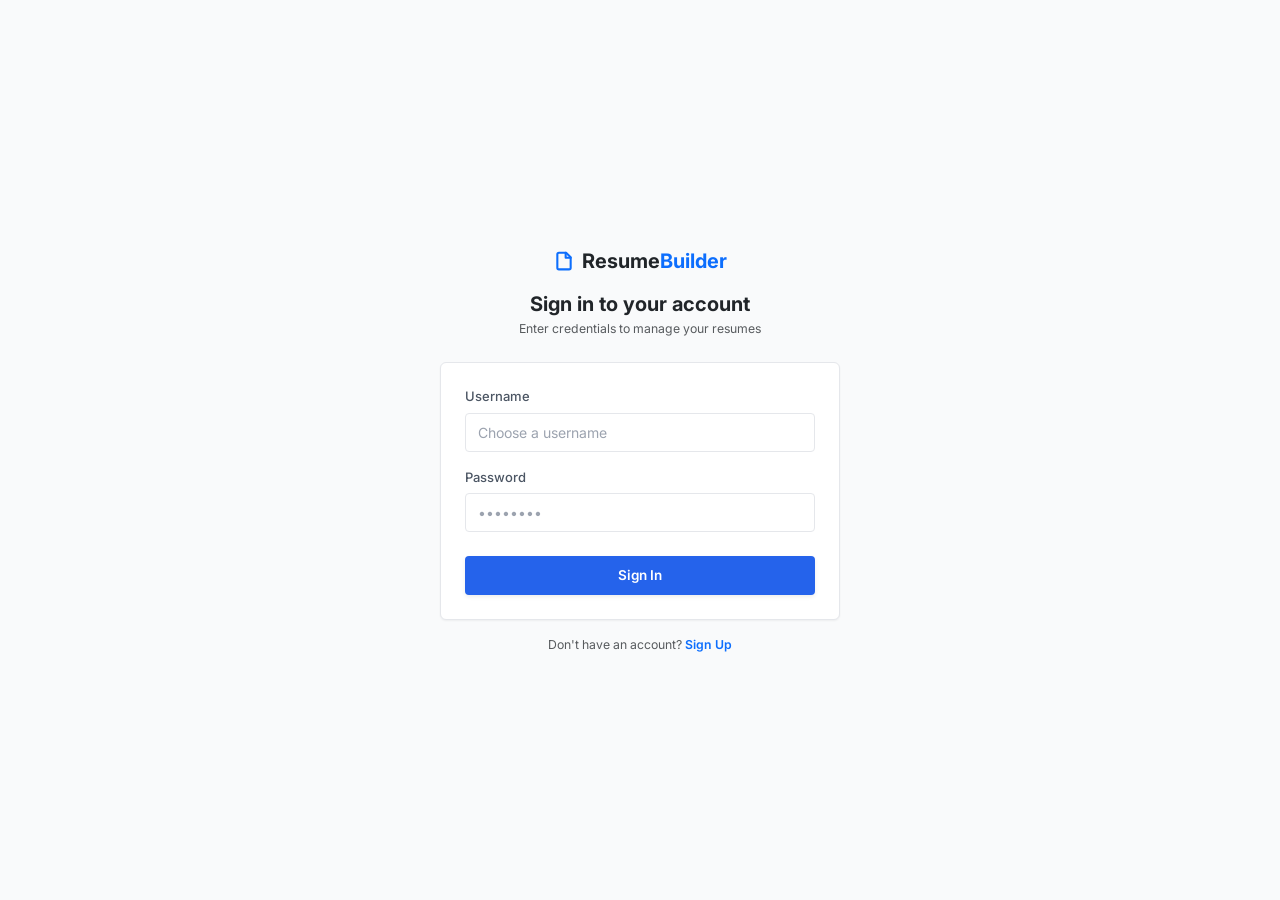
<file: login.html>
<!DOCTYPE html>
<html lang="en">
<head>
    <meta charset="UTF-8">
    <meta name="viewport" content="width=device-width, initial-scale=1.0">
    <title>Sign In - Resume Builder</title>
    <!-- Google Fonts & Bootstrap 5 -->
    <link href="https://fonts.googleapis.com/css2?family=Inter:wght@400;500;600;700&display=swap" rel="stylesheet">
    <link href="https://cdn.jsdelivr.net/npm/bootstrap@5.3.2/dist/css/bootstrap.min.css" rel="stylesheet">
    <link href="/css/style.css" rel="stylesheet">
    <style>
        body {
            background-color: var(--bg-app);
            min-height: 100vh;
            display: flex;
            align-items: center;
            justify-content: center;
            padding: 24px;
        }
        .auth-card {
            width: 100%;
            max-width: 400px;
        }
    </style>
</head>
<body>

    <div class="auth-card">
        <!-- Logo Header -->
        <div class="text-center mb-4">
            <a href="/" class="d-inline-flex align-items-center text-decoration-none text-dark fw-bold fs-5">
                <svg class="text-primary me-2" xmlns="http://www.w3.org/2000/svg" width="20" height="20" viewBox="0 0 24 24" fill="none" stroke="currentColor" stroke-width="2.5" stroke-linecap="round" stroke-linejoin="round"><path d="M14.5 2H6a2 2 0 0 0-2 2v16a2 2 0 0 0 2 2h12a2 2 0 0 0 2-2V7.5L14.5 2z"/><polyline points="14 2 14 8 20 8"/></svg>
                Resume<span class="text-primary">Builder</span>
            </a>
            <h5 class="fw-bold text-dark mt-3 mb-1">Sign in to your account</h5>
            <p class="text-muted small">Enter credentials to manage your resumes</p>
        </div>

        <!-- Card container -->
        <div class="card-flat">
            <div id="error-box" class="alert alert-danger d-none py-2 px-3 small border-0 text-danger bg-danger-subtle mb-3" role="alert"></div>

            <form id="login-form">
                <div class="form-group-flat">
                    <label for="username" class="form-label-flat">Username</label>
                    <input type="text" class="form-input-flat" id="username" required placeholder="Choose a username">
                </div>
                <div class="form-group-flat mb-4">
                    <label for="password" class="form-label-flat">Password</label>
                    <input type="password" class="form-input-flat" id="password" required placeholder="••••••••">
                </div>
                <button type="submit" class="btn-flat btn-flat-primary w-100 py-2.5 fw-semibold shadow-sm">Sign In</button>
            </form>
        </div>

        <!-- Footer link -->
        <div class="text-center mt-3">
            <p class="text-muted small mb-0">Don't have an account? <a href="/register.html" class="text-primary fw-semibold text-decoration-none">Sign Up</a></p>
        </div>
    </div>

    <!-- JS dependencies -->
    <script src="https://cdn.jsdelivr.net/npm/bootstrap@5.3.2/dist/js/bootstrap.bundle.min.js"></script>
    <script src="/js/auth.js"></script>
</body>
</html>
</file>
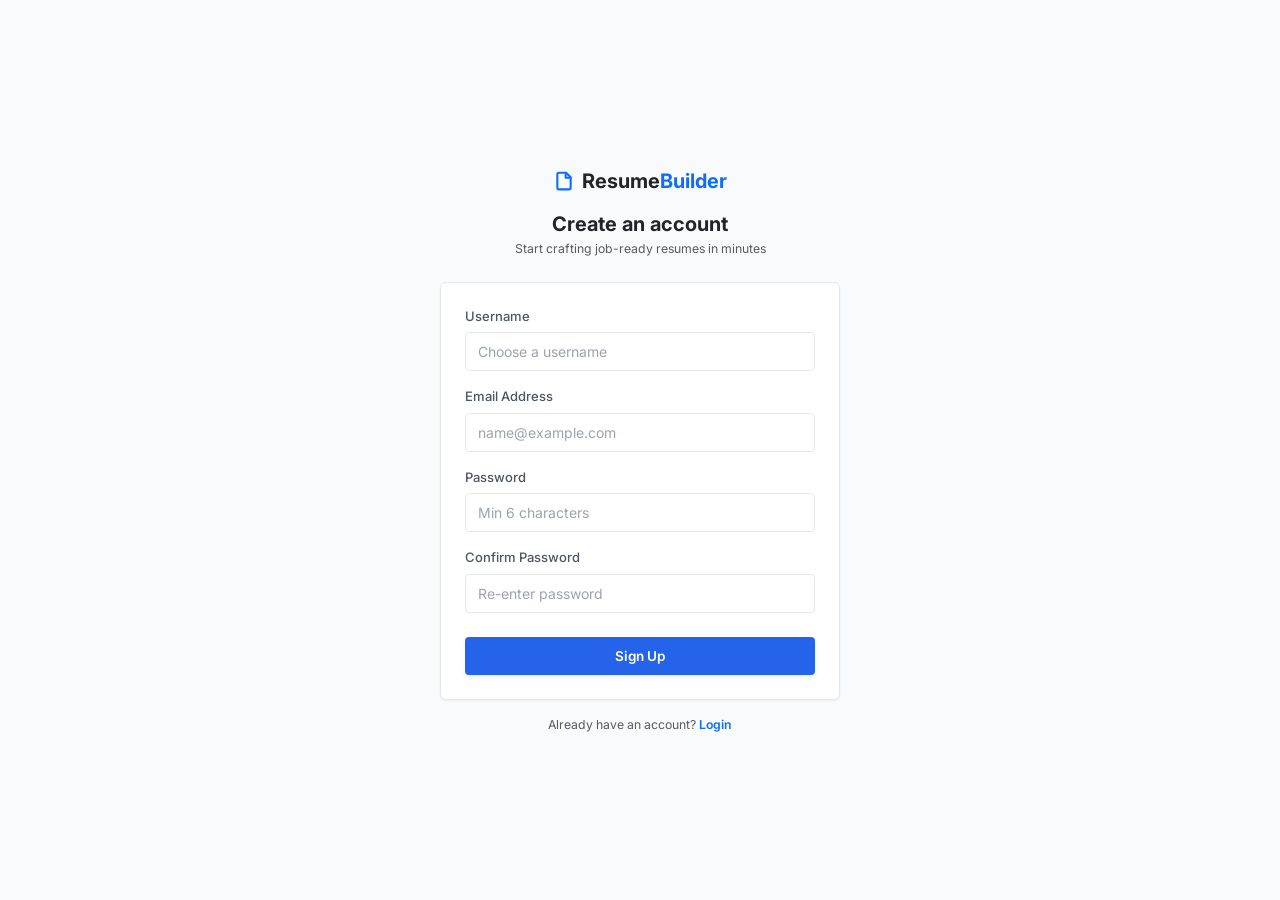
<file: register.html>
<!DOCTYPE html>
<html lang="en">
<head>
    <meta charset="UTF-8">
    <meta name="viewport" content="width=device-width, initial-scale=1.0">
    <title>Sign Up - Resume Builder</title>
    <!-- Google Fonts & Bootstrap 5 -->
    <link href="https://fonts.googleapis.com/css2?family=Inter:wght@400;500;600;700&display=swap" rel="stylesheet">
    <link href="https://cdn.jsdelivr.net/npm/bootstrap@5.3.2/dist/css/bootstrap.min.css" rel="stylesheet">
    <link href="/css/style.css" rel="stylesheet">
    <style>
        body {
            background-color: var(--bg-app);
            min-height: 100vh;
            display: flex;
            align-items: center;
            justify-content: center;
            padding: 24px;
        }
        .auth-card {
            width: 100%;
            max-width: 400px;
        }
    </style>
</head>
<body>

    <div class="auth-card">
        <!-- Logo Header -->
        <div class="text-center mb-4">
            <a href="/" class="d-inline-flex align-items-center text-decoration-none text-dark fw-bold fs-5">
                <svg class="text-primary me-2" xmlns="http://www.w3.org/2000/svg" width="20" height="20" viewBox="0 0 24 24" fill="none" stroke="currentColor" stroke-width="2.5" stroke-linecap="round" stroke-linejoin="round"><path d="M14.5 2H6a2 2 0 0 0-2 2v16a2 2 0 0 0 2 2h12a2 2 0 0 0 2-2V7.5L14.5 2z"/><polyline points="14 2 14 8 20 8"/></svg>
                Resume<span class="text-primary">Builder</span>
            </a>
            <h5 class="fw-bold text-dark mt-3 mb-1">Create an account</h5>
            <p class="text-muted small">Start crafting job-ready resumes in minutes</p>
        </div>

        <!-- Card container -->
        <div class="card-flat">
            <div id="error-box" class="alert alert-danger d-none py-2 px-3 small border-0 text-danger bg-danger-subtle mb-3" role="alert"></div>
            <div id="success-box" class="alert alert-success d-none py-2 px-3 small border-0 text-success bg-success-subtle mb-3" role="alert"></div>

            <form id="register-form">
                <div class="form-group-flat">
                    <label for="username" class="form-label-flat">Username</label>
                    <input type="text" class="form-input-flat" id="username" required placeholder="Choose a username">
                </div>
                <div class="form-group-flat">
                    <label for="email" class="form-label-flat">Email Address</label>
                    <input type="email" class="form-input-flat" id="email" required placeholder="name@example.com">
                </div>
                <div class="form-group-flat">
                    <label for="password" class="form-label-flat">Password</label>
                    <input type="password" class="form-input-flat" id="password" required placeholder="Min 6 characters">
                </div>
                <div class="form-group-flat mb-4">
                    <label for="confirm-password" class="form-label-flat">Confirm Password</label>
                    <input type="password" class="form-input-flat" id="confirm-password" required placeholder="Re-enter password">
                </div>
                <button type="submit" class="btn-flat btn-flat-primary w-100 py-2.5 fw-semibold shadow-sm">Sign Up</button>
            </form>
        </div>

        <!-- Footer link -->
        <div class="text-center mt-3">
            <p class="text-muted small mb-0">Already have an account? <a href="/login.html" class="text-primary fw-semibold text-decoration-none">Login</a></p>
        </div>
    </div>

    <!-- JS dependencies -->
    <script src="https://cdn.jsdelivr.net/npm/bootstrap@5.3.2/dist/js/bootstrap.bundle.min.js"></script>
    <script src="/js/auth.js"></script>
</body>
</html>
</file>
<file: css/style.css>
@import url('https://fonts.googleapis.com/css2?family=Inter:wght@300;400;500;600;700&family=Open+Sans:wght@300;400;500;600;700&family=Poppins:wght@300;400;500;600;700&family=Roboto:wght@300;400;500;700&display=swap');

/* --- SaaS Design Tokens (Stripe/Linear Inspired) --- */
:root {
    --font-sans: 'Inter', -apple-system, BlinkMacSystemFont, "Segoe UI", Roboto, Helvetica, Arial, sans-serif;
    
    /* Neutral Palette */
    --bg-app: #f9fafb;         /* Slate 50 */
    --bg-surface: #ffffff;
    --text-primary: #111827;   /* Slate 900 */
    --text-secondary: #4b5563; /* Slate 600 */
    --text-muted: #9ca3af;     /* Slate 400 */
    --border-color: #e5e7eb;   /* Slate 200 */
    --border-hover: #d1d5db;   /* Slate 300 */
    
    /* Brand Accent: Clean SaaS Blue */
    --brand-primary: #2563eb;       /* Blue 600 */
    --brand-primary-hover: #1d4ed8; /* Blue 700 */
    --brand-primary-light: #eff6ff; /* Blue 50 */
    --brand-primary-glow: rgba(37, 99, 235, 0.1);
    
    /* Semantic Colors */
    --success: #10b981;        /* Emerald 500 */
    --success-light: #ecfdf5;  /* Emerald 50 */
    --warning: #f59e0b;        /* Amber 500 */
    --danger: #ef4444;         /* Red 500 */
    --danger-light: #fef2f2;   /* Red 50 */
    
    /* Shadows & Border Radii */
    --shadow-sm: 0 1px 2px 0 rgba(0, 0, 0, 0.05);
    --shadow-md: 0 4px 6px -1px rgba(0, 0, 0, 0.05), 0 2px 4px -1px rgba(0, 0, 0, 0.06);
    --shadow-lg: 0 10px 15px -3px rgba(0, 0, 0, 0.05), 0 4px 6px -2px rgba(0, 0, 0, 0.05);
    --radius-sm: 4px;
    --radius-md: 6px;
    
    /* Layout Constants */
    --sidebar-width: 240px;
    --sidebar-collapsed-width: 64px;
    --header-height: 56px;
}

[data-theme="dark"] {
    --bg-app: #0b0f19;
    --bg-surface: #151c2c;
    --text-primary: #f9fafb;
    --text-secondary: #d1d5db;
    --text-muted: #6b7280;
    --border-color: #1f2937;
    --border-hover: #374151;
    
    --brand-primary: #3b82f6;
    --brand-primary-hover: #60a5fa;
    --brand-primary-light: rgba(59, 130, 246, 0.1);
    --brand-primary-glow: rgba(59, 130, 246, 0.2);
    
    --success-light: rgba(16, 185, 129, 0.1);
    --danger-light: rgba(239, 68, 68, 0.1);
}

/* Base resets & typography */
* {
    box-sizing: border-box;
    margin: 0;
    padding: 0;
}

body {
    font-family: var(--font-sans);
    background-color: var(--bg-app);
    color: var(--text-primary);
    -webkit-font-smoothing: antialiased;
    -moz-osx-font-smoothing: grayscale;
    font-size: 14px;
    line-height: 1.5;
    transition: background-color 150ms, color 150ms;
}

/* --- MAIN LAYOUT PANELS --- */
.app-wrapper {
    display: flex;
    min-height: 100vh;
}

/* Left Sidebar Navigation */
.app-sidebar {
    width: var(--sidebar-width);
    background-color: var(--bg-surface);
    border-right: 1px solid var(--border-color);
    display: flex;
    flex-direction: column;
    height: 100vh;
    position: sticky;
    top: 0;
    z-index: 1000;
    transition: width 200ms cubic-bezier(0.4, 0, 0.2, 1);
}

.app-sidebar.collapsed {
    width: var(--sidebar-collapsed-width);
}

.sidebar-brand {
    height: var(--header-height);
    display: flex;
    align-items: center;
    padding: 0 20px;
    border-bottom: 1px solid var(--border-color);
    overflow: hidden;
    white-space: nowrap;
}

.sidebar-brand svg {
    flex-shrink: 0;
}

.sidebar-brand-text {
    font-weight: 700;
    font-size: 16px;
    margin-left: 8px;
    letter-spacing: -0.2px;
    transition: opacity 150ms;
}

.app-sidebar.collapsed .sidebar-brand-text {
    opacity: 0;
    width: 0;
    margin-left: 0;
}

.sidebar-menu {
    flex-grow: 1;
    padding: 16px 8px;
    list-style: none;
}

.sidebar-item {
    margin-bottom: 4px;
}

.sidebar-link {
    display: flex;
    align-items: center;
    padding: 8px 12px;
    color: var(--text-secondary);
    text-decoration: none;
    font-weight: 500;
    border-radius: var(--radius-sm);
    transition: all 150ms;
    white-space: nowrap;
    overflow: hidden;
}

.sidebar-link svg {
    margin-right: 12px;
    flex-shrink: 0;
}

.app-sidebar.collapsed .sidebar-link svg {
    margin-right: 0;
}

.sidebar-link-text {
    transition: opacity 150ms;
}

.app-sidebar.collapsed .sidebar-link-text {
    opacity: 0;
    width: 0;
}

.sidebar-link:hover {
    background-color: var(--bg-app);
    color: var(--text-primary);
}

.sidebar-link.active {
    background-color: var(--brand-primary-light);
    color: var(--brand-primary);
}

.sidebar-footer {
    padding: 16px;
    border-top: 1px solid var(--border-color);
    overflow: hidden;
}

/* App Main Container Area */
.app-container {
    flex-grow: 1;
    display: flex;
    flex-direction: column;
    min-width: 0;
}

/* Top Navigation Bar */
.app-header {
    height: var(--header-height);
    background-color: var(--bg-surface);
    border-bottom: 1px solid var(--border-color);
    display: flex;
    align-items: center;
    justify-content: space-between;
    padding: 0 24px;
    position: sticky;
    top: 0;
    z-index: 999;
}

.header-search {
    width: 280px;
    position: relative;
}

.header-search input {
    width: 100%;
    padding: 6px 12px 6px 32px;
    background-color: var(--bg-app);
    border: 1px solid var(--border-color);
    border-radius: var(--radius-sm);
    outline: none;
    font-size: 13px;
    color: var(--text-primary);
}

.header-search input:focus {
    background-color: var(--bg-surface);
    border-color: var(--brand-primary);
}

.header-search svg {
    position: absolute;
    left: 10px;
    top: 50%;
    transform: translateY(-50%);
    color: var(--text-muted);
    pointer-events: none;
}

.header-actions {
    display: flex;
    align-items: center;
    gap: 16px;
}

/* Breadcrumbs widget */
.breadcrumb-container {
    font-size: 13px;
    color: var(--text-secondary);
    display: flex;
    align-items: center;
    gap: 6px;
}

.breadcrumb-container a {
    color: var(--text-secondary);
    text-decoration: none;
}

.breadcrumb-container a:hover {
    color: var(--brand-primary);
}

.breadcrumb-separator {
    color: var(--text-muted);
}

/* --- CARDS & INTERFACES --- */
.card-flat {
    background-color: var(--bg-surface);
    border: 1px solid var(--border-color);
    border-radius: var(--radius-md);
    padding: 24px;
    box-shadow: var(--shadow-sm);
}

.card-title-flat {
    font-size: 16px;
    font-weight: 600;
    color: var(--text-primary);
    margin-bottom: 16px;
}

/* Grid & Spacing Utilities */
.grid-gap-24 {
    display: grid;
    gap: 24px;
}

/* --- FORM CONTROLS & OUTPUTS --- */
.form-group-flat {
    margin-bottom: 16px;
}

.form-label-flat {
    display: block;
    font-size: 13px;
    font-weight: 500;
    color: var(--text-secondary);
    margin-bottom: 6px;
}

.form-input-flat {
    width: 100%;
    padding: 8px 12px;
    border: 1px solid var(--border-color);
    border-radius: var(--radius-sm);
    background-color: var(--bg-surface);
    color: var(--text-primary);
    font-size: 14px;
    outline: none;
    transition: border-color 150ms, box-shadow 150ms;
}

.form-input-flat:focus {
    border-color: var(--brand-primary);
    box-shadow: 0 0 0 3px var(--brand-primary-glow);
}

.form-input-flat::placeholder {
    color: var(--text-muted);
}

/* --- BUTTONS SYSTEM --- */
.btn-flat {
    display: inline-flex;
    align-items: center;
    justify-content: center;
    padding: 8px 16px;
    font-size: 13.5px;
    font-weight: 500;
    border-radius: var(--radius-sm);
    border: 1px solid transparent;
    cursor: pointer;
    transition: all 150ms;
    outline: none;
    text-decoration: none;
    white-space: nowrap;
}

.btn-flat-primary {
    background-color: var(--brand-primary);
    color: #ffffff;
}

.btn-flat-primary:hover {
    background-color: var(--brand-primary-hover);
}

.btn-flat-secondary {
    background-color: var(--bg-app);
    color: var(--text-primary);
    border-color: var(--border-color);
}

.btn-flat-secondary:hover {
    background-color: var(--border-color);
}

.btn-flat-outline {
    background-color: transparent;
    color: var(--text-secondary);
    border-color: var(--border-color);
}

.btn-flat-outline:hover {
    border-color: var(--border-hover);
    color: var(--text-primary);
    background-color: var(--bg-app);
}

.btn-flat-danger {
    background-color: var(--bg-surface);
    color: var(--danger);
    border-color: var(--border-color);
}

.btn-flat-danger:hover {
    background-color: var(--danger);
    color: #ffffff;
    border-color: var(--danger);
}

.btn-flat:disabled {
    opacity: 0.5;
    cursor: not-allowed;
}

/* --- TABLES STYLING --- */
.table-flat {
    width: 100%;
    border-collapse: collapse;
    font-size: 13.5px;
}

.table-flat th {
    background-color: var(--bg-app);
    color: var(--text-secondary);
    font-weight: 600;
    text-align: left;
    padding: 10px 16px;
    border-bottom: 1px solid var(--border-color);
}

.table-flat td {
    padding: 14px 16px;
    border-bottom: 1px solid var(--border-color);
    color: var(--text-primary);
}

.table-flat tr:hover td {
    background-color: var(--bg-app);
}

/* --- WIZARD WORKSPACE PANEL --- */
.wizard-sidebar {
    width: 220px;
    border-right: 1px solid var(--border-color);
    padding: 16px 8px;
    overflow-y: auto;
    flex-shrink: 0;
}

.wizard-step-link {
    display: flex;
    align-items: center;
    padding: 8px 12px;
    color: var(--text-secondary);
    text-decoration: none;
    font-weight: 500;
    font-size: 13px;
    border-radius: var(--radius-sm);
    margin-bottom: 4px;
    transition: all 150ms;
}

.wizard-step-link:hover {
    background-color: var(--bg-app);
    color: var(--text-primary);
}

.wizard-step-link.active {
    background-color: var(--brand-primary-light);
    color: var(--brand-primary);
}

.wizard-step-link svg {
    margin-right: 10px;
    flex-shrink: 0;
}

/* --- LIVE PREVIEW A4 CONTAINER --- */
.workspace-preview-pane {
    background-color: var(--bg-app);
    border-left: 1px solid var(--border-color);
    padding: 24px;
    overflow-y: auto;
    display: flex;
    justify-content: center;
    flex-grow: 1;
}

/* Simulated A4 paper preview */
.resume-paper {
    background-color: #ffffff;
    color: #1f2937;
    width: 210mm;
    min-height: 297mm;
    box-shadow: 0 1px 3px rgba(0,0,0,0.1), 0 1px 2px rgba(0,0,0,0.06);
    box-sizing: border-box;
    transition: transform 0.2s ease-in-out;
    transform-origin: top center;

    /* Custom CSS variables */
    --theme-primary: #4f46e5;
    --font-name-size: 26px;
    --font-heading-size: 14px;
    --font-body-size: 10.5px;
    --line-height: 1.2;
    --margin-size: 0.5in;
    --section-spacing: 12px;
    --divider-thickness: 1px;
    --divider-color: #d1d5db;
    --paragraph-spacing: 4px;

    padding: var(--margin-size) !important;
}

.resume-paper h1 {
    font-size: var(--font-name-size) !important;
}
.resume-paper h2 {
    font-size: var(--font-heading-size) !important;
    border-bottom: var(--divider-thickness) solid var(--divider-color) !important;
    margin-top: var(--section-spacing) !important;
    padding-bottom: 2px !important;
}
.resume-paper p, .resume-paper li, .resume-paper div {
    font-size: var(--font-body-size) !important;
    line-height: var(--line-height) !important;
}
.resume-paper p, .resume-paper ul {
    margin-bottom: var(--paragraph-spacing) !important;
}
.resume-paper.no-dividers h2 {
    border-bottom-color: transparent !important;
}

/* Margins & Sizing styles */
.resume-paper.margin-compact { padding: 10mm; }
.resume-paper.margin-normal { padding: 16mm; }
.resume-paper.margin-large { padding: 22mm; }

.resume-paper.size-small { font-size: 9px; }
.resume-paper.size-small p, .resume-paper.size-small li, .resume-paper.size-small div { font-size: 9px; line-height: 1.25; }
.resume-paper.size-small h2 { font-size: 11px; margin-bottom: 4px; }
.resume-paper.size-small h1 { font-size: 18px; }

.resume-paper.size-medium { font-size: 10.5px; }
.resume-paper.size-medium p, .resume-paper.size-medium li, .resume-paper.size-medium div { font-size: 10.5px; line-height: 1.4; }
.resume-paper.size-medium h2 { font-size: 13px; margin-bottom: 6px; }
.resume-paper.size-medium h1 { font-size: 22px; }

.resume-paper.size-large { font-size: 12px; }
.resume-paper.size-large p, .resume-paper.size-large li, .resume-paper.size-large div { font-size: 12px; line-height: 1.5; }
.resume-paper.size-large h2 { font-size: 15px; margin-bottom: 8px; }
.resume-paper.size-large h1 { font-size: 25px; }

/* Spacing sizing */
.resume-paper.spacing-compact p, .resume-paper.spacing-compact li { margin-bottom: 2px; }
.resume-paper.spacing-normal p, .resume-paper.spacing-normal li { margin-bottom: 5px; }
.resume-paper.spacing-large p, .resume-paper.spacing-large li { margin-bottom: 8px; }

/* Timeline indicators */
.timeline-flat {
    list-style: none;
    position: relative;
    padding-left: 20px;
}

.timeline-flat::before {
    content: '';
    position: absolute;
    left: 4px;
    top: 6px;
    bottom: 6px;
    width: 2px;
    background-color: var(--border-color);
}

.timeline-item-flat {
    position: relative;
    margin-bottom: 16px;
}

.timeline-item-flat::before {
    content: '';
    position: absolute;
    left: -20px;
    top: 5px;
    width: 10px;
    height: 10px;
    border-radius: 50%;
    background-color: var(--border-color);
    border: 2px solid var(--bg-surface);
}

.timeline-item-flat.active::before {
    background-color: var(--brand-primary);
}

/* User profile avatar initials badge */
.avatar-initials {
    width: 32px;
    height: 32px;
    background-color: var(--brand-primary);
    color: #ffffff;
    border-radius: 50%;
    display: flex;
    align-items: center;
    justify-content: center;
    font-weight: 600;
    font-size: 13px;
}

/* Active Chips */
.pill-badge {
    display: inline-flex;
    align-items: center;
    padding: 2px 8px;
    font-size: 11px;
    font-weight: 500;
    border-radius: 12px;
    background-color: var(--bg-app);
    color: var(--text-secondary);
    border: 1px solid var(--border-color);
}

.pill-badge.pill-brand {
    background-color: var(--brand-primary-light);
    color: var(--brand-primary);
    border-color: transparent;
}

/* Template layout styles */
.resume-paper.template-minimal,
.resume-paper.template-developer {
    font-family: 'JetBrains Mono', monospace !important;
}
.resume-paper.template-executive,
.resume-paper.template-elegant,
.resume-paper.template-academic {
    font-family: 'Playfair Display', Georgia, serif !important;
}

/* Compact layout */
.resume-paper.template-compact {
    font-size: 8.5px !important;
}
.resume-paper.template-compact p, 
.resume-paper.template-compact li,
.resume-paper.template-compact div {
    font-size: 8.5px !important;
    line-height: 1.25 !important;
}
.resume-paper.template-compact h2 {
    font-size: 11px !important;
    margin-bottom: 4px !important;
}

/* Left Accent Border layout */
.resume-paper.template-left-border h2 {
    border-left: 4px solid var(--theme-primary, #2563eb) !important;
    padding-left: 8px !important;
    border-bottom: none !important;
    margin-top: 15px !important;
}

/* Bold Header Layout */
.resume-paper.template-bold-header {
    padding-top: 0 !important;
}

/* Centered Elegant Layout */
.resume-paper.template-elegant {
    text-align: center;
}
.resume-paper.template-elegant h2 {
    border-bottom: 1.5px double var(--theme-primary, #2563eb) !important;
    padding-bottom: 4px !important;
}
.resume-paper.template-elegant .resume-section p,
.resume-paper.template-elegant .resume-section li {
    text-align: center;
}

/* Developer layout */
.resume-paper.template-developer h2 {
    border-bottom: 1.5px dashed var(--theme-primary, #2563eb) !important;
    padding-bottom: 4px !important;
}

/* Prevent input squishing inside flex layouts */
.d-flex > .form-input-flat:not([style*="width"]) {
    flex: 1 1 0%;
    min-width: 0;
}
.d-flex > select.form-input-flat {
    flex: 0 0 auto;
}

/* Beautiful SaaS Action Buttons */
.btn-add-action {
    display: inline-flex;
    align-items: center;
    gap: 4px;
    padding: 6px 12px;
    font-size: 13px;
    font-weight: 500;
    border-radius: var(--radius-sm);
    background-color: var(--brand-primary-light);
    color: var(--brand-primary);
    border: 1px solid transparent;
    cursor: pointer;
    transition: all 150ms ease;
    outline: none;
    text-decoration: none;
}
.btn-add-action:hover {
    background-color: var(--brand-primary);
    color: #ffffff;
}

.btn-delete-item {
    display: inline-flex;
    align-items: center;
    justify-content: center;
    width: 24px;
    height: 24px;
    border-radius: 50%;
    border: 1px solid var(--border-color);
    background-color: var(--bg-surface);
    color: var(--danger);
    font-size: 18px;
    font-weight: 400;
    line-height: 1;
    cursor: pointer;
    transition: all 150ms ease;
    padding: 0;
    flex-shrink: 0;
    outline: none;
}
.btn-delete-item:hover {
    background-color: var(--danger);
    color: #ffffff;
    border-color: var(--danger);
}
</file>
<file: certificate/assets/index-CxenXPac.css>
@import "https://fonts.googleapis.com/css2?family=Cinzel:wght@400;600;700;800&family=Great+Vibes&family=Inter:wght@300;400;500;600;700;800&family=Montserrat:ital,wght@0,300;0,400;0,600;0,700;1,400&family=Playfair+Display:ital,wght@0,400;0,600;0,700;1,400&family=Alex+Brush&family=Pinyon+Script&family=Old+Standard+TT:ital,wght@0,400;0,700;1,400&family=Montserrat+Alternates:wght@500;700&display=swap";@layer components;@layer properties{@supports (((-webkit-hyphens:none)) and (not (margin-trim:inline))) or ((-moz-orient:inline) and (not (color:rgb(from red r g b)))){*,:before,:after,::backdrop{--tw-rotate-x:initial;--tw-rotate-y:initial;--tw-rotate-z:initial;--tw-skew-x:initial;--tw-skew-y:initial;--tw-divide-y-reverse:0;--tw-border-style:solid;--tw-gradient-position:initial;--tw-gradient-from:#0000;--tw-gradient-via:#0000;--tw-gradient-to:#0000;--tw-gradient-stops:initial;--tw-gradient-via-stops:initial;--tw-gradient-from-position:0%;--tw-gradient-via-position:50%;--tw-gradient-to-position:100%;--tw-leading:initial;--tw-font-weight:initial;--tw-tracking:initial;--tw-shadow:0 0 #0000;--tw-shadow-color:initial;--tw-shadow-alpha:100%;--tw-inset-shadow:0 0 #0000;--tw-inset-shadow-color:initial;--tw-inset-shadow-alpha:100%;--tw-ring-color:initial;--tw-ring-shadow:0 0 #0000;--tw-inset-ring-color:initial;--tw-inset-ring-shadow:0 0 #0000;--tw-ring-inset:initial;--tw-ring-offset-width:0px;--tw-ring-offset-color:#fff;--tw-ring-offset-shadow:0 0 #0000;--tw-outline-style:solid;--tw-blur:initial;--tw-brightness:initial;--tw-contrast:initial;--tw-grayscale:initial;--tw-hue-rotate:initial;--tw-invert:initial;--tw-opacity:initial;--tw-saturate:initial;--tw-sepia:initial;--tw-drop-shadow:initial;--tw-drop-shadow-color:initial;--tw-drop-shadow-alpha:100%;--tw-drop-shadow-size:initial;--tw-backdrop-blur:initial;--tw-backdrop-brightness:initial;--tw-backdrop-contrast:initial;--tw-backdrop-grayscale:initial;--tw-backdrop-hue-rotate:initial;--tw-backdrop-invert:initial;--tw-backdrop-opacity:initial;--tw-backdrop-saturate:initial;--tw-backdrop-sepia:initial;--tw-duration:initial;--tw-scale-x:1;--tw-scale-y:1;--tw-scale-z:1}}}@layer theme{:root,:host{--font-sans:-apple-system, BlinkMacSystemFont, "Segoe UI", Roboto, "Helvetica Neue", "Noto Sans", Arial, sans-serif, "Apple Color Emoji", "Segoe UI Emoji", "Segoe UI Symbol", "Noto Color Emoji";--font-mono:ui-monospace, SFMono-Regular, Menlo, Monaco, Consolas, "Liberation Mono", "Courier New", monospace;--color-red-300:oklch(80.8% .114 19.571);--color-red-400:oklch(70.4% .191 22.216);--color-red-500:oklch(63.7% .237 25.331);--color-red-950:oklch(25.8% .092 26.042);--color-yellow-400:oklch(85.2% .199 91.936);--color-yellow-500:oklch(79.5% .184 86.047);--color-yellow-600:oklch(68.1% .162 75.834);--color-yellow-700:oklch(55.4% .135 66.442);--color-green-400:oklch(79.2% .209 151.711);--color-green-500:oklch(72.3% .219 149.579);--color-green-950:oklch(26.6% .065 152.934);--color-blue-300:oklch(80.9% .105 251.813);--color-blue-400:oklch(70.7% .165 254.624);--color-blue-500:oklch(62.3% .214 259.815);--color-blue-600:oklch(54.6% .245 262.881);--color-blue-700:oklch(48.8% .243 264.376);--color-blue-800:oklch(42.4% .199 265.638);--color-blue-900:oklch(37.9% .146 265.522);--color-blue-950:oklch(28.2% .091 267.935);--color-indigo-400:oklch(67.3% .182 276.935);--color-indigo-500:oklch(58.5% .233 277.117);--color-indigo-600:oklch(51.1% .262 276.966);--color-indigo-700:oklch(45.7% .24 277.023);--color-indigo-900:oklch(35.9% .144 278.697);--color-slate-800:oklch(27.9% .041 260.031);--color-slate-900:oklch(20.8% .042 265.755);--color-gray-100:oklch(96.7% .003 264.542);--color-gray-200:oklch(92.8% .006 264.531);--color-gray-300:oklch(87.2% .01 258.338);--color-gray-400:oklch(70.7% .022 261.325);--color-gray-500:oklch(55.1% .027 264.364);--color-gray-600:oklch(44.6% .03 256.802);--color-gray-700:oklch(37.3% .034 259.733);--color-gray-800:oklch(27.8% .033 256.848);--color-black:#000;--color-white:#fff;--spacing:.25rem;--container-sm:24rem;--container-lg:32rem;--container-2xl:42rem;--container-4xl:56rem;--container-5xl:64rem;--container-6xl:72rem;--text-xs:.75rem;--text-xs--line-height:calc(1 / .75);--text-sm:.875rem;--text-sm--line-height:calc(1.25 / .875);--text-base:1rem;--text-base--line-height:calc(1.5 / 1);--text-lg:1.125rem;--text-lg--line-height:calc(1.75 / 1.125);--text-xl:1.25rem;--text-xl--line-height:calc(1.75 / 1.25);--text-2xl:1.5rem;--text-2xl--line-height:calc(2 / 1.5);--text-3xl:1.875rem;--text-3xl--line-height:calc(2.25 / 1.875);--text-4xl:2.25rem;--text-4xl--line-height:calc(2.5 / 2.25);--text-5xl:3rem;--text-5xl--line-height:1;--font-weight-semibold:600;--font-weight-bold:700;--font-weight-extrabold:800;--tracking-tight:-.025em;--tracking-wide:.025em;--tracking-wider:.05em;--tracking-widest:.1em;--leading-relaxed:1.625;--radius-lg:.5rem;--radius-xl:.75rem;--radius-2xl:1rem;--radius-3xl:1.5rem;--animate-spin:spin 1s linear infinite;--animate-pulse:pulse 2s cubic-bezier(.4, 0, .6, 1) infinite;--blur-sm:8px;--blur-md:12px;--blur-xl:24px;--blur-2xl:40px;--default-transition-duration:.15s;--default-transition-timing-function:cubic-bezier(.4, 0, .2, 1);--default-font-family:var(--font-sans);--default-mono-font-family:var(--font-mono)}}@layer base{*,:after,:before,::backdrop{box-sizing:border-box;border:0 solid;margin:0;padding:0}::file-selector-button{box-sizing:border-box;border:0 solid;margin:0;padding:0}html,:host{-webkit-text-size-adjust:100%;tab-size:4;line-height:1.5;font-family:var(--default-font-family,-apple-system, BlinkMacSystemFont, "Segoe UI", Roboto, "Helvetica Neue", "Noto Sans", Arial, sans-serif, "Apple Color Emoji", "Segoe UI Emoji", "Segoe UI Symbol", "Noto Color Emoji");font-feature-settings:var(--default-font-feature-settings,normal);font-variation-settings:var(--default-font-variation-settings,normal);-webkit-tap-highlight-color:transparent}hr{height:0;color:inherit;border-top-width:1px}abbr:where([title]){-webkit-text-decoration:underline dotted;text-decoration:underline dotted}h1,h2,h3,h4,h5,h6{font-size:inherit;font-weight:inherit}a{color:inherit;-webkit-text-decoration:inherit;-webkit-text-decoration:inherit;-webkit-text-decoration:inherit;-webkit-text-decoration:inherit;text-decoration:inherit}b,strong{font-weight:bolder}code,kbd,samp,pre{font-family:var(--default-mono-font-family,ui-monospace, SFMono-Regular, Menlo, Monaco, Consolas, "Liberation Mono", "Courier New", monospace);font-feature-settings:var(--default-mono-font-feature-settings,normal);font-variation-settings:var(--default-mono-font-variation-settings,normal);font-size:1em}small{font-size:80%}sub,sup{vertical-align:baseline;font-size:75%;line-height:0;position:relative}sub{bottom:-.25em}sup{top:-.5em}table{text-indent:0;border-color:inherit;border-collapse:collapse}:-moz-focusring:where(:not(iframe)){outline:auto}progress{vertical-align:baseline}summary{display:list-item}ol,ul,menu{list-style:none}img,svg,video,canvas,audio,iframe,embed,object{vertical-align:middle;display:block}img,video{max-width:100%;height:auto}button,input,select,optgroup,textarea{font:inherit;font-feature-settings:inherit;font-variation-settings:inherit;letter-spacing:inherit;color:inherit;opacity:1;background-color:#0000;border-radius:0}::file-selector-button{font:inherit;font-feature-settings:inherit;font-variation-settings:inherit;letter-spacing:inherit;color:inherit;opacity:1;background-color:#0000;border-radius:0}:where(select:is([multiple],[size])) optgroup{font-weight:bolder}:where(select:is([multiple],[size])) optgroup option{padding-inline-start:20px}::file-selector-button{margin-inline-end:4px}::placeholder{opacity:1}@supports (not ((-webkit-appearance:-apple-pay-button))) or (contain-intrinsic-size:1px){::placeholder{color:currentColor}@supports (color:color-mix(in lab, red, red)){::placeholder{color:color-mix(in oklab, currentcolor 50%, transparent)}}}textarea{resize:vertical}::-webkit-search-decoration{-webkit-appearance:none}::-webkit-date-and-time-value{min-height:1lh;text-align:inherit}::-webkit-datetime-edit{display:inline-flex}::-webkit-datetime-edit-fields-wrapper{padding:0}::-webkit-datetime-edit{padding-block:0}::-webkit-datetime-edit-year-field{padding-block:0}::-webkit-datetime-edit-month-field{padding-block:0}::-webkit-datetime-edit-day-field{padding-block:0}::-webkit-datetime-edit-hour-field{padding-block:0}::-webkit-datetime-edit-minute-field{padding-block:0}::-webkit-datetime-edit-second-field{padding-block:0}::-webkit-datetime-edit-millisecond-field{padding-block:0}::-webkit-datetime-edit-meridiem-field{padding-block:0}::-webkit-calendar-picker-indicator{line-height:1}:-moz-ui-invalid{box-shadow:none}button,input:where([type=button],[type=reset],[type=submit]){appearance:button}::file-selector-button{appearance:button}::-webkit-inner-spin-button{height:auto}::-webkit-outer-spin-button{height:auto}[hidden]:where(:not([hidden=until-found])){display:none!important}body{color:#f3f4f6;background-color:#0b0f19;font-family:Inter,system-ui,-apple-system,sans-serif}}@layer utilities{.pointer-events-none{pointer-events:none}.absolute{position:absolute}.fixed{position:fixed}.relative{position:relative}.inset-0{inset:0}.top-0{top:0}.top-4{top:calc(var(--spacing) * 4)}.top-\[-20\%\]{top:-20%}.right-0{right:0}.right-4{right:calc(var(--spacing) * 4)}.right-\[-10\%\]{right:-10%}.bottom-0{bottom:0}.bottom-\[-10\%\]{bottom:-10%}.left-0{left:0}.left-\[-10\%\]{left:-10%}.z-10{z-index:10}.z-40{z-index:40}.z-50{z-index:50}.container{width:100%}@media (width>=40rem){.container{max-width:40rem}}@media (width>=48rem){.container{max-width:48rem}}@media (width>=64rem){.container{max-width:64rem}}@media (width>=80rem){.container{max-width:80rem}}@media (width>=96rem){.container{max-width:96rem}}.m-4{margin:calc(var(--spacing) * 4)}.mx-4{margin-inline:calc(var(--spacing) * 4)}.mx-auto{margin-inline:auto}.my-1{margin-block:var(--spacing)}.my-auto{margin-block:auto}.me-1{margin-inline-end:var(--spacing)}.me-1\.5{margin-inline-end:calc(var(--spacing) * 1.5)}.-mt-0\.5{margin-top:calc(var(--spacing) * -.5)}.-mt-16{margin-top:calc(var(--spacing) * -16)}.mt-0\.5{margin-top:calc(var(--spacing) * .5)}.mt-1{margin-top:var(--spacing)}.mt-2{margin-top:calc(var(--spacing) * 2)}.mt-4{margin-top:calc(var(--spacing) * 4)}.mt-5{margin-top:calc(var(--spacing) * 5)}.mt-6{margin-top:calc(var(--spacing) * 6)}.mt-12{margin-top:calc(var(--spacing) * 12)}.-mr-16{margin-right:calc(var(--spacing) * -16)}.-mb-24{margin-bottom:calc(var(--spacing) * -24)}.mb-0\.5{margin-bottom:calc(var(--spacing) * .5)}.mb-1{margin-bottom:var(--spacing)}.mb-1\.5{margin-bottom:calc(var(--spacing) * 1.5)}.mb-2{margin-bottom:calc(var(--spacing) * 2)}.mb-3{margin-bottom:calc(var(--spacing) * 3)}.mb-4{margin-bottom:calc(var(--spacing) * 4)}.mb-6{margin-bottom:calc(var(--spacing) * 6)}.mb-8{margin-bottom:calc(var(--spacing) * 8)}.-ml-24{margin-left:calc(var(--spacing) * -24)}.ml-4{margin-left:calc(var(--spacing) * 4)}.block{display:block}.flex{display:flex}.grid{display:grid}.inline{display:inline}.h-8{height:calc(var(--spacing) * 8)}.h-10{height:calc(var(--spacing) * 10)}.h-12{height:calc(var(--spacing) * 12)}.h-16{height:calc(var(--spacing) * 16)}.h-20{height:calc(var(--spacing) * 20)}.h-48{height:calc(var(--spacing) * 48)}.h-64{height:calc(var(--spacing) * 64)}.h-\[1px\]{height:1px}.h-\[2px\]{height:2px}.h-\[500px\]{height:500px}.h-\[600px\]{height:600px}.h-\[707px\]{height:707px}.max-h-\[85vh\]{max-height:85vh}.min-h-screen{min-height:100vh}.w-10{width:calc(var(--spacing) * 10)}.w-12{width:calc(var(--spacing) * 12)}.w-16{width:calc(var(--spacing) * 16)}.w-20{width:calc(var(--spacing) * 20)}.w-24{width:calc(var(--spacing) * 24)}.w-32{width:calc(var(--spacing) * 32)}.w-48{width:calc(var(--spacing) * 48)}.w-64{width:calc(var(--spacing) * 64)}.w-\[500px\]{width:500px}.w-\[600px\]{width:600px}.w-\[1000px\]{width:1000px}.w-full{width:100%}.max-w-2xl{max-width:var(--container-2xl)}.max-w-4xl{max-width:var(--container-4xl)}.max-w-5xl{max-width:var(--container-5xl)}.max-w-6xl{max-width:var(--container-6xl)}.max-w-\[150px\]{max-width:150px}.max-w-\[250px\]{max-width:250px}.max-w-\[700px\]{max-width:700px}.max-w-full{max-width:100%}.max-w-lg{max-width:var(--container-lg)}.max-w-sm{max-width:var(--container-sm)}.min-w-\[1000px\]{min-width:1000px}.flex-grow{flex-grow:1}.origin-top{transform-origin:top}.origin-top-left{transform-origin:0 0}.scale-\[0\.55\]{scale:.55}.scale-\[0\.65\]{scale:.65}.rotate-12{rotate:12deg}.transform{transform:var(--tw-rotate-x,) var(--tw-rotate-y,) var(--tw-rotate-z,) var(--tw-skew-x,) var(--tw-skew-y,)}.animate-pulse{animation:var(--animate-pulse)}.animate-spin{animation:var(--animate-spin)}.cursor-pointer{cursor:pointer}.resize-none{resize:none}.list-disc{list-style-type:disc}.grid-cols-1{grid-template-columns:repeat(1,minmax(0,1fr))}.grid-cols-2{grid-template-columns:repeat(2,minmax(0,1fr))}.grid-cols-3{grid-template-columns:repeat(3,minmax(0,1fr))}.flex-col{flex-direction:column}.items-center{align-items:center}.items-end{align-items:flex-end}.items-start{align-items:flex-start}.justify-between{justify-content:space-between}.justify-center{justify-content:center}.justify-end{justify-content:flex-end}.gap-1{gap:var(--spacing)}.gap-1\.5{gap:calc(var(--spacing) * 1.5)}.gap-2{gap:calc(var(--spacing) * 2)}.gap-2\.5{gap:calc(var(--spacing) * 2.5)}.gap-3{gap:calc(var(--spacing) * 3)}.gap-4{gap:calc(var(--spacing) * 4)}.gap-6{gap:calc(var(--spacing) * 6)}:where(.divide-y>:not(:last-child)){--tw-divide-y-reverse:0;border-bottom-style:var(--tw-border-style);border-top-style:var(--tw-border-style);border-top-width:calc(1px * var(--tw-divide-y-reverse));border-bottom-width:calc(1px * calc(1 - var(--tw-divide-y-reverse)))}:where(.divide-gray-800>:not(:last-child)){border-color:var(--color-gray-800)}.self-start{align-self:flex-start}.truncate{text-overflow:ellipsis;white-space:nowrap;overflow:hidden}.overflow-hidden{overflow:hidden}.overflow-x-auto{overflow-x:auto}.overflow-y-auto{overflow-y:auto}.rounded{border-radius:.25rem}.rounded-2xl{border-radius:var(--radius-2xl)}.rounded-3xl{border-radius:var(--radius-3xl)}.rounded-full{border-radius:2147483647px}.rounded-lg{border-radius:var(--radius-lg)}.rounded-xl{border-radius:var(--radius-xl)}.border{border-style:var(--tw-border-style);border-width:1px}.border-0{border-style:var(--tw-border-style);border-width:0}.border-4{border-style:var(--tw-border-style);border-width:4px}.border-\[2px\]{border-style:var(--tw-border-style);border-width:2px}.border-\[3px\]{border-style:var(--tw-border-style);border-width:3px}.border-\[8px\]{border-style:var(--tw-border-style);border-width:8px}.border-\[10px\]{border-style:var(--tw-border-style);border-width:10px}.border-\[16px\]{border-style:var(--tw-border-style);border-width:16px}.border-x-\[10px\]{border-inline-style:var(--tw-border-style);border-inline-width:10px}.border-y-\[8px\]{border-block-style:var(--tw-border-style);border-block-width:8px}.border-t{border-top-style:var(--tw-border-style);border-top-width:1px}.border-t-\[20px\]{border-top-style:var(--tw-border-style);border-top-width:20px}.border-r-\[8px\]{border-right-style:var(--tw-border-style);border-right-width:8px}.border-b{border-bottom-style:var(--tw-border-style);border-bottom-width:1px}.border-b-\[20px\]{border-bottom-style:var(--tw-border-style);border-bottom-width:20px}.border-l-\[24px\]{border-left-style:var(--tw-border-style);border-left-width:24px}.border-double{--tw-border-style:double;border-style:double}.border-solid{--tw-border-style:solid;border-style:solid}.border-blue-500{border-color:var(--color-blue-500)}.border-gray-200{border-color:var(--color-gray-200)}.border-gray-300{border-color:var(--color-gray-300)}.border-gray-800{border-color:var(--color-gray-800)}.border-green-500{border-color:var(--color-green-500)}.border-red-500{border-color:var(--color-red-500)}.border-yellow-600{border-color:var(--color-yellow-600)}.bg-\[\#0b0f19\]{background-color:#0b0f19}.bg-\[\#0f172a\]{background-color:#0f172a}.bg-\[\#0077b5\]{background-color:#0077b5}.bg-black{background-color:var(--color-black)}.bg-blue-500{background-color:var(--color-blue-500)}.bg-blue-600{background-color:var(--color-blue-600)}.bg-blue-900{background-color:var(--color-blue-900)}.bg-blue-950{background-color:var(--color-blue-950)}.bg-gray-100{background-color:var(--color-gray-100)}.bg-gray-300{background-color:var(--color-gray-300)}.bg-green-500{background-color:var(--color-green-500)}.bg-green-950{background-color:var(--color-green-950)}.bg-indigo-500{background-color:var(--color-indigo-500)}.bg-indigo-900{background-color:var(--color-indigo-900)}.bg-red-950{background-color:var(--color-red-950)}.bg-slate-900{background-color:var(--color-slate-900)}.bg-transparent{background-color:#0000}.bg-white{background-color:var(--color-white)}.bg-yellow-600{background-color:var(--color-yellow-600)}.bg-gradient-to-r{--tw-gradient-position:to right in oklab;background-image:linear-gradient(var(--tw-gradient-stops))}.bg-gradient-to-tr{--tw-gradient-position:to top right in oklab;background-image:linear-gradient(var(--tw-gradient-stops))}.from-blue-400{--tw-gradient-from:var(--color-blue-400);--tw-gradient-stops:var(--tw-gradient-via-stops,var(--tw-gradient-position), var(--tw-gradient-from) var(--tw-gradient-from-position), var(--tw-gradient-to) var(--tw-gradient-to-position))}.from-blue-600{--tw-gradient-from:var(--color-blue-600);--tw-gradient-stops:var(--tw-gradient-via-stops,var(--tw-gradient-position), var(--tw-gradient-from) var(--tw-gradient-from-position), var(--tw-gradient-to) var(--tw-gradient-to-position))}.from-transparent{--tw-gradient-from:transparent;--tw-gradient-stops:var(--tw-gradient-via-stops,var(--tw-gradient-position), var(--tw-gradient-from) var(--tw-gradient-from-position), var(--tw-gradient-to) var(--tw-gradient-to-position))}.to-black{--tw-gradient-to:var(--color-black);--tw-gradient-stops:var(--tw-gradient-via-stops,var(--tw-gradient-position), var(--tw-gradient-from) var(--tw-gradient-from-position), var(--tw-gradient-to) var(--tw-gradient-to-position))}.to-indigo-400{--tw-gradient-to:var(--color-indigo-400);--tw-gradient-stops:var(--tw-gradient-via-stops,var(--tw-gradient-position), var(--tw-gradient-from) var(--tw-gradient-from-position), var(--tw-gradient-to) var(--tw-gradient-to-position))}.to-indigo-600{--tw-gradient-to:var(--color-indigo-600);--tw-gradient-stops:var(--tw-gradient-via-stops,var(--tw-gradient-position), var(--tw-gradient-from) var(--tw-gradient-from-position), var(--tw-gradient-to) var(--tw-gradient-to-position))}.bg-clip-text{-webkit-background-clip:text;background-clip:text}.object-contain{object-fit:contain}.p-0\.5{padding:calc(var(--spacing) * .5)}.p-2{padding:calc(var(--spacing) * 2)}.p-2\.5{padding:calc(var(--spacing) * 2.5)}.p-3{padding:calc(var(--spacing) * 3)}.p-4{padding:calc(var(--spacing) * 4)}.p-5{padding:calc(var(--spacing) * 5)}.p-6{padding:calc(var(--spacing) * 6)}.p-8{padding:calc(var(--spacing) * 8)}.p-12{padding:calc(var(--spacing) * 12)}.px-1\.5{padding-inline:calc(var(--spacing) * 1.5)}.px-3{padding-inline:calc(var(--spacing) * 3)}.px-4{padding-inline:calc(var(--spacing) * 4)}.px-6{padding-inline:calc(var(--spacing) * 6)}.px-8{padding-inline:calc(var(--spacing) * 8)}.py-0\.5{padding-block:calc(var(--spacing) * .5)}.py-1{padding-block:var(--spacing)}.py-1\.5{padding-block:calc(var(--spacing) * 1.5)}.py-2{padding-block:calc(var(--spacing) * 2)}.py-2\.5{padding-block:calc(var(--spacing) * 2.5)}.py-3{padding-block:calc(var(--spacing) * 3)}.py-3\.5{padding-block:calc(var(--spacing) * 3.5)}.py-4{padding-block:calc(var(--spacing) * 4)}.py-6{padding-block:calc(var(--spacing) * 6)}.py-10{padding-block:calc(var(--spacing) * 10)}.py-20{padding-block:calc(var(--spacing) * 20)}.pt-3{padding-top:calc(var(--spacing) * 3)}.pt-4{padding-top:calc(var(--spacing) * 4)}.pt-6{padding-top:calc(var(--spacing) * 6)}.pb-2{padding-bottom:calc(var(--spacing) * 2)}.pb-3{padding-bottom:calc(var(--spacing) * 3)}.text-center{text-align:center}.text-left{text-align:left}.text-start{text-align:start}.font-mono{font-family:var(--font-mono)}.font-sans{font-family:var(--font-sans)}.text-2xl{font-size:var(--text-2xl);line-height:var(--tw-leading,var(--text-2xl--line-height))}.text-3xl{font-size:var(--text-3xl);line-height:var(--tw-leading,var(--text-3xl--line-height))}.text-4xl{font-size:var(--text-4xl);line-height:var(--tw-leading,var(--text-4xl--line-height))}.text-5xl{font-size:var(--text-5xl);line-height:var(--tw-leading,var(--text-5xl--line-height))}.text-base{font-size:var(--text-base);line-height:var(--tw-leading,var(--text-base--line-height))}.text-lg{font-size:var(--text-lg);line-height:var(--tw-leading,var(--text-lg--line-height))}.text-sm{font-size:var(--text-sm);line-height:var(--tw-leading,var(--text-sm--line-height))}.text-xl{font-size:var(--text-xl);line-height:var(--tw-leading,var(--text-xl--line-height))}.text-xs{font-size:var(--text-xs);line-height:var(--tw-leading,var(--text-xs--line-height))}.text-\[8px\]{font-size:8px}.text-\[9px\]{font-size:9px}.text-\[10px\]{font-size:10px}.text-\[11px\]{font-size:11px}.leading-\[115\%\]{--tw-leading:115%;line-height:115%}.leading-relaxed{--tw-leading:var(--leading-relaxed);line-height:var(--leading-relaxed)}.font-bold{--tw-font-weight:var(--font-weight-bold);font-weight:var(--font-weight-bold)}.font-extrabold{--tw-font-weight:var(--font-weight-extrabold);font-weight:var(--font-weight-extrabold)}.font-semibold{--tw-font-weight:var(--font-weight-semibold);font-weight:var(--font-weight-semibold)}.tracking-tight{--tw-tracking:var(--tracking-tight);letter-spacing:var(--tracking-tight)}.tracking-wide{--tw-tracking:var(--tracking-wide);letter-spacing:var(--tracking-wide)}.tracking-wider{--tw-tracking:var(--tracking-wider);letter-spacing:var(--tracking-wider)}.tracking-widest{--tw-tracking:var(--tracking-widest);letter-spacing:var(--tracking-widest)}.text-blue-400{color:var(--color-blue-400)}.text-blue-500{color:var(--color-blue-500)}.text-blue-600{color:var(--color-blue-600)}.text-blue-800{color:var(--color-blue-800)}.text-gray-200{color:var(--color-gray-200)}.text-gray-300{color:var(--color-gray-300)}.text-gray-400{color:var(--color-gray-400)}.text-gray-500{color:var(--color-gray-500)}.text-gray-600{color:var(--color-gray-600)}.text-gray-700{color:var(--color-gray-700)}.text-gray-800{color:var(--color-gray-800)}.text-green-400{color:var(--color-green-400)}.text-green-500{color:var(--color-green-500)}.text-red-400{color:var(--color-red-400)}.text-red-500{color:var(--color-red-500)}.text-transparent{color:#0000}.text-white{color:var(--color-white)}.text-yellow-500{color:var(--color-yellow-500)}.text-yellow-600{color:var(--color-yellow-600)}.text-yellow-700{color:var(--color-yellow-700)}.uppercase{text-transform:uppercase}.italic{font-style:italic}.opacity-5{opacity:.05}.opacity-30{opacity:.3}.opacity-60{opacity:.6}.opacity-85{opacity:.85}.opacity-\[0\.1\]{opacity:.1}.opacity-\[0\.12\]{opacity:.12}.shadow-2xl{--tw-shadow:0 25px 50px -12px var(--tw-shadow-color,#00000040);box-shadow:var(--tw-inset-shadow), var(--tw-inset-ring-shadow), var(--tw-ring-offset-shadow), var(--tw-ring-shadow), var(--tw-shadow)}.shadow-lg{--tw-shadow:0 10px 15px -3px var(--tw-shadow-color,#0000001a), 0 4px 6px -4px var(--tw-shadow-color,#0000001a);box-shadow:var(--tw-inset-shadow), var(--tw-inset-ring-shadow), var(--tw-ring-offset-shadow), var(--tw-ring-shadow), var(--tw-shadow)}.shadow-xl{--tw-shadow:0 20px 25px -5px var(--tw-shadow-color,#0000001a), 0 8px 10px -6px var(--tw-shadow-color,#0000001a);box-shadow:var(--tw-inset-shadow), var(--tw-inset-ring-shadow), var(--tw-ring-offset-shadow), var(--tw-ring-shadow), var(--tw-shadow)}.shadow-blue-500\/10{--tw-shadow-color:#3080ff1a}@supports (color:color-mix(in lab, red, red)){.shadow-blue-500\/10{--tw-shadow-color:color-mix(in oklab, color-mix(in oklab, var(--color-blue-500) 10%, transparent) var(--tw-shadow-alpha), transparent)}}.shadow-blue-500\/20{--tw-shadow-color:#3080ff33}@supports (color:color-mix(in lab, red, red)){.shadow-blue-500\/20{--tw-shadow-color:color-mix(in oklab, color-mix(in oklab, var(--color-blue-500) 20%, transparent) var(--tw-shadow-alpha), transparent)}}.shadow-blue-500\/25{--tw-shadow-color:#3080ff40}@supports (color:color-mix(in lab, red, red)){.shadow-blue-500\/25{--tw-shadow-color:color-mix(in oklab, color-mix(in oklab, var(--color-blue-500) 25%, transparent) var(--tw-shadow-alpha), transparent)}}.outline{outline-style:var(--tw-outline-style);outline-width:1px}.outline-2{outline-style:var(--tw-outline-style);outline-width:2px}.outline-offset-4{outline-offset:4px}.blur-2xl{--tw-blur:blur(var(--blur-2xl));filter:var(--tw-blur,) var(--tw-brightness,) var(--tw-contrast,) var(--tw-grayscale,) var(--tw-hue-rotate,) var(--tw-invert,) var(--tw-saturate,) var(--tw-sepia,) var(--tw-drop-shadow,)}.blur-\[100px\]{--tw-blur:blur(100px);filter:var(--tw-blur,) var(--tw-brightness,) var(--tw-contrast,) var(--tw-grayscale,) var(--tw-hue-rotate,) var(--tw-invert,) var(--tw-saturate,) var(--tw-sepia,) var(--tw-drop-shadow,)}.blur-\[120px\]{--tw-blur:blur(120px);filter:var(--tw-blur,) var(--tw-brightness,) var(--tw-contrast,) var(--tw-grayscale,) var(--tw-hue-rotate,) var(--tw-invert,) var(--tw-saturate,) var(--tw-sepia,) var(--tw-drop-shadow,)}.blur-xl{--tw-blur:blur(var(--blur-xl));filter:var(--tw-blur,) var(--tw-brightness,) var(--tw-contrast,) var(--tw-grayscale,) var(--tw-hue-rotate,) var(--tw-invert,) var(--tw-saturate,) var(--tw-sepia,) var(--tw-drop-shadow,)}.filter{filter:var(--tw-blur,) var(--tw-brightness,) var(--tw-contrast,) var(--tw-grayscale,) var(--tw-hue-rotate,) var(--tw-invert,) var(--tw-saturate,) var(--tw-sepia,) var(--tw-drop-shadow,)}.backdrop-blur-md{--tw-backdrop-blur:blur(var(--blur-md));-webkit-backdrop-filter:var(--tw-backdrop-blur,) var(--tw-backdrop-brightness,) var(--tw-backdrop-contrast,) var(--tw-backdrop-grayscale,) var(--tw-backdrop-hue-rotate,) var(--tw-backdrop-invert,) var(--tw-backdrop-opacity,) var(--tw-backdrop-saturate,) var(--tw-backdrop-sepia,);backdrop-filter:var(--tw-backdrop-blur,) var(--tw-backdrop-brightness,) var(--tw-backdrop-contrast,) var(--tw-backdrop-grayscale,) var(--tw-backdrop-hue-rotate,) var(--tw-backdrop-invert,) var(--tw-backdrop-opacity,) var(--tw-backdrop-saturate,) var(--tw-backdrop-sepia,)}.backdrop-blur-sm{--tw-backdrop-blur:blur(var(--blur-sm));-webkit-backdrop-filter:var(--tw-backdrop-blur,) var(--tw-backdrop-brightness,) var(--tw-backdrop-contrast,) var(--tw-backdrop-grayscale,) var(--tw-backdrop-hue-rotate,) var(--tw-backdrop-invert,) var(--tw-backdrop-opacity,) var(--tw-backdrop-saturate,) var(--tw-backdrop-sepia,);backdrop-filter:var(--tw-backdrop-blur,) var(--tw-backdrop-brightness,) var(--tw-backdrop-contrast,) var(--tw-backdrop-grayscale,) var(--tw-backdrop-hue-rotate,) var(--tw-backdrop-invert,) var(--tw-backdrop-opacity,) var(--tw-backdrop-saturate,) var(--tw-backdrop-sepia,)}.transition-all{transition-property:all;transition-timing-function:var(--tw-ease,var(--default-transition-timing-function));transition-duration:var(--tw-duration,var(--default-transition-duration))}.transition-colors{transition-property:color,background-color,border-color,outline-color,text-decoration-color,fill,stroke,--tw-gradient-from,--tw-gradient-via,--tw-gradient-to;transition-timing-function:var(--tw-ease,var(--default-transition-timing-function));transition-duration:var(--tw-duration,var(--default-transition-duration))}.duration-300{--tw-duration:.3s;transition-duration:.3s}.select-none{-webkit-user-select:none;user-select:none}.file\:mr-2::file-selector-button{margin-right:calc(var(--spacing) * 2)}.file\:rounded::file-selector-button{border-radius:.25rem}.file\:border-0::file-selector-button{border-style:var(--tw-border-style);border-width:0}.file\:bg-blue-600::file-selector-button{background-color:var(--color-blue-600)}.file\:px-2::file-selector-button{padding-inline:calc(var(--spacing) * 2)}.file\:py-1::file-selector-button{padding-block:var(--spacing)}.file\:text-\[10px\]::file-selector-button{font-size:10px}.file\:font-semibold::file-selector-button{--tw-font-weight:var(--font-weight-semibold);font-weight:var(--font-weight-semibold)}.file\:text-white::file-selector-button{color:var(--color-white)}@media (hover:hover){.hover\:bg-\[\#006297\]:hover{background-color:#006297}.hover\:bg-blue-700:hover{background-color:var(--color-blue-700)}.hover\:bg-red-950:hover{background-color:var(--color-red-950)}.hover\:bg-slate-800:hover{background-color:var(--color-slate-800)}.hover\:bg-slate-900:hover{background-color:var(--color-slate-900)}.hover\:from-blue-700:hover{--tw-gradient-from:var(--color-blue-700);--tw-gradient-stops:var(--tw-gradient-via-stops,var(--tw-gradient-position), var(--tw-gradient-from) var(--tw-gradient-from-position), var(--tw-gradient-to) var(--tw-gradient-to-position))}.hover\:to-indigo-700:hover{--tw-gradient-to:var(--color-indigo-700);--tw-gradient-stops:var(--tw-gradient-via-stops,var(--tw-gradient-position), var(--tw-gradient-from) var(--tw-gradient-from-position), var(--tw-gradient-to) var(--tw-gradient-to-position))}.hover\:text-blue-400:hover{color:var(--color-blue-400)}.hover\:text-green-400:hover{color:var(--color-green-400)}.hover\:text-red-300:hover{color:var(--color-red-300)}.hover\:text-red-400:hover{color:var(--color-red-400)}.hover\:text-white:hover{color:var(--color-white)}.hover\:underline:hover{text-decoration-line:underline}.hover\:file\:bg-blue-700:hover::file-selector-button{background-color:var(--color-blue-700)}}.disabled\:opacity-50:disabled{opacity:.5}@media (width>=40rem){.sm\:scale-\[0\.65\]{scale:.65}.sm\:flex-row{flex-direction:row}}@media (width>=48rem){.md\:scale-100{--tw-scale-x:100%;--tw-scale-y:100%;--tw-scale-z:100%;scale:var(--tw-scale-x) var(--tw-scale-y)}.md\:scale-\[0\.7\]{scale:.7}.md\:scale-\[0\.75\]{scale:.75}.md\:grid-cols-2{grid-template-columns:repeat(2,minmax(0,1fr))}.md\:grid-cols-3{grid-template-columns:repeat(3,minmax(0,1fr))}.md\:grid-cols-4{grid-template-columns:repeat(4,minmax(0,1fr))}.md\:text-5xl{font-size:var(--text-5xl);line-height:var(--tw-leading,var(--text-5xl--line-height))}}@media (width>=64rem){.lg\:col-span-1{grid-column:span 1/span 1}.lg\:col-span-2{grid-column:span 2/span 2}.lg\:scale-\[0\.6\]{scale:.6}.lg\:grid-cols-3{grid-template-columns:repeat(3,minmax(0,1fr))}}@media (width>=80rem){.xl\:col-span-1{grid-column:span 1/span 1}.xl\:col-span-2{grid-column:span 2/span 2}.xl\:scale-\[0\.65\]{scale:.65}.xl\:scale-\[0\.75\]{scale:.75}.xl\:grid-cols-3{grid-template-columns:repeat(3,minmax(0,1fr))}}@media (width>=96rem){.\32 xl\:scale-\[0\.78\]{scale:.78}}@media (prefers-color-scheme:dark){.dark\:border-gray-700{border-color:var(--color-gray-700)}.dark\:text-blue-300{color:var(--color-blue-300)}.dark\:text-blue-400{color:var(--color-blue-400)}.dark\:text-gray-100{color:var(--color-gray-100)}.dark\:text-gray-300{color:var(--color-gray-300)}.dark\:text-gray-400{color:var(--color-gray-400)}.dark\:text-yellow-400{color:var(--color-yellow-400)}}}.glass-panel{-webkit-backdrop-filter:blur(12px);background:#111928a6;border:1px solid #ffffff14;box-shadow:0 8px 32px #0000005e}.glass-input{color:#fff;background:#ffffff08;border:1px solid #ffffff14;transition:all .3s}.glass-input:focus{background:#ffffff12;border-color:#3b82f6;outline:none;box-shadow:0 0 0 2px #3b82f640}::-webkit-scrollbar{width:6px;height:6px}::-webkit-scrollbar-track{background:#ffffff05}::-webkit-scrollbar-thumb{background:#ffffff1a;border-radius:4px}::-webkit-scrollbar-thumb:hover{background:#fff3}.font-serif-elegant{font-family:Playfair Display,Georgia,serif}.font-cinzel{font-family:Cinzel,serif}.font-signature{font-family:Great Vibes,cursive}.font-brush-signature{font-family:Alex Brush,cursive}.font-fancy-signature{font-family:Pinyon Script,cursive}.font-old-standard{font-family:Old Standard TT,serif}@media print{body{color:#000;background:0 0}.no-print{display:none!important}.print-area{page-break-inside:avoid;width:297mm;height:210mm;box-shadow:none!important;border:none!important}}@property --tw-rotate-x{syntax:"*";inherits:false}@property --tw-rotate-y{syntax:"*";inherits:false}@property --tw-rotate-z{syntax:"*";inherits:false}@property --tw-skew-x{syntax:"*";inherits:false}@property --tw-skew-y{syntax:"*";inherits:false}@property --tw-divide-y-reverse{syntax:"*";inherits:false;initial-value:0}@property --tw-border-style{syntax:"*";inherits:false;initial-value:solid}@property --tw-gradient-position{syntax:"*";inherits:false}@property --tw-gradient-from{syntax:"<color>";inherits:false;initial-value:#0000}@property --tw-gradient-via{syntax:"<color>";inherits:false;initial-value:#0000}@property --tw-gradient-to{syntax:"<color>";inherits:false;initial-value:#0000}@property --tw-gradient-stops{syntax:"*";inherits:false}@property --tw-gradient-via-stops{syntax:"*";inherits:false}@property --tw-gradient-from-position{syntax:"<length-percentage>";inherits:false;initial-value:0%}@property --tw-gradient-via-position{syntax:"<length-percentage>";inherits:false;initial-value:50%}@property --tw-gradient-to-position{syntax:"<length-percentage>";inherits:false;initial-value:100%}@property --tw-leading{syntax:"*";inherits:false}@property --tw-font-weight{syntax:"*";inherits:false}@property --tw-tracking{syntax:"*";inherits:false}@property --tw-shadow{syntax:"*";inherits:false;initial-value:0 0 #0000}@property --tw-shadow-color{syntax:"*";inherits:false}@property --tw-shadow-alpha{syntax:"<percentage>";inherits:false;initial-value:100%}@property --tw-inset-shadow{syntax:"*";inherits:false;initial-value:0 0 #0000}@property --tw-inset-shadow-color{syntax:"*";inherits:false}@property --tw-inset-shadow-alpha{syntax:"<percentage>";inherits:false;initial-value:100%}@property --tw-ring-color{syntax:"*";inherits:false}@property --tw-ring-shadow{syntax:"*";inherits:false;initial-value:0 0 #0000}@property --tw-inset-ring-color{syntax:"*";inherits:false}@property --tw-inset-ring-shadow{syntax:"*";inherits:false;initial-value:0 0 #0000}@property --tw-ring-inset{syntax:"*";inherits:false}@property --tw-ring-offset-width{syntax:"<length>";inherits:false;initial-value:0}@property --tw-ring-offset-color{syntax:"*";inherits:false;initial-value:#fff}@property --tw-ring-offset-shadow{syntax:"*";inherits:false;initial-value:0 0 #0000}@property --tw-outline-style{syntax:"*";inherits:false;initial-value:solid}@property --tw-blur{syntax:"*";inherits:false}@property --tw-brightness{syntax:"*";inherits:false}@property --tw-contrast{syntax:"*";inherits:false}@property --tw-grayscale{syntax:"*";inherits:false}@property --tw-hue-rotate{syntax:"*";inherits:false}@property --tw-invert{syntax:"*";inherits:false}@property --tw-opacity{syntax:"*";inherits:false}@property --tw-saturate{syntax:"*";inherits:false}@property --tw-sepia{syntax:"*";inherits:false}@property --tw-drop-shadow{syntax:"*";inherits:false}@property --tw-drop-shadow-color{syntax:"*";inherits:false}@property --tw-drop-shadow-alpha{syntax:"<percentage>";inherits:false;initial-value:100%}@property --tw-drop-shadow-size{syntax:"*";inherits:false}@property --tw-backdrop-blur{syntax:"*";inherits:false}@property --tw-backdrop-brightness{syntax:"*";inherits:false}@property --tw-backdrop-contrast{syntax:"*";inherits:false}@property --tw-backdrop-grayscale{syntax:"*";inherits:false}@property --tw-backdrop-hue-rotate{syntax:"*";inherits:false}@property --tw-backdrop-invert{syntax:"*";inherits:false}@property --tw-backdrop-opacity{syntax:"*";inherits:false}@property --tw-backdrop-saturate{syntax:"*";inherits:false}@property --tw-backdrop-sepia{syntax:"*";inherits:false}@property --tw-duration{syntax:"*";inherits:false}@property --tw-scale-x{syntax:"*";inherits:false;initial-value:1}@property --tw-scale-y{syntax:"*";inherits:false;initial-value:1}@property --tw-scale-z{syntax:"*";inherits:false;initial-value:1}@keyframes spin{to{transform:rotate(360deg)}}@keyframes pulse{50%{opacity:.5}}
</file>
